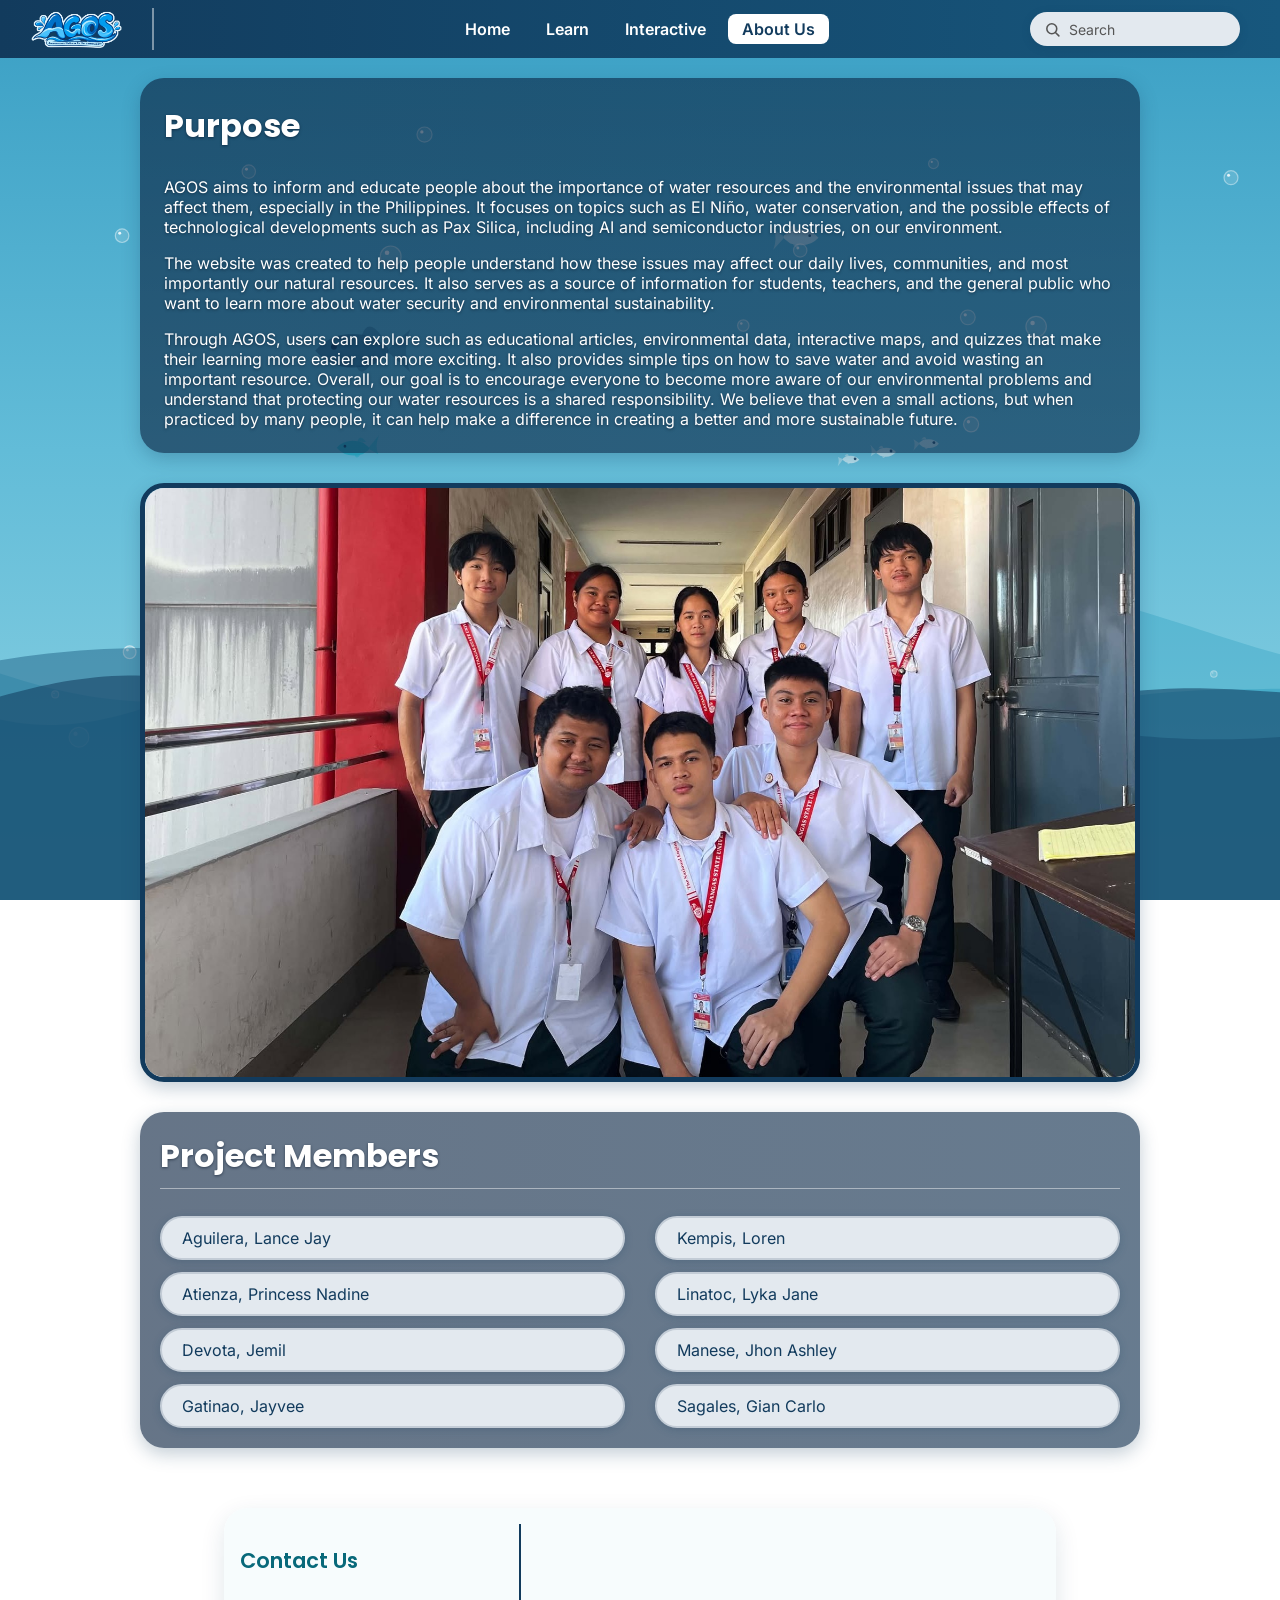
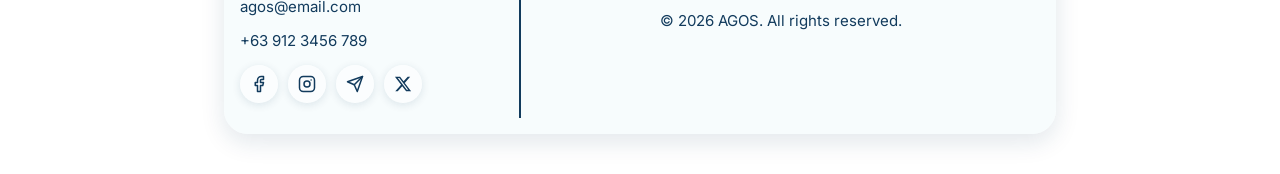
<file: about.html>
<!DOCTYPE html>
<html lang="en">
<head>
  <meta charset="UTF-8">
  <meta name="viewport" content="width=device-width, initial-scale=1.0">
  <title>About Us | AGOS</title>
  <link rel="icon" type="image/png" href="images/favicon.png">
  <link rel="stylesheet" href="css/style.css">
  <link rel="stylesheet" href="css/footer.css">
  <link rel="stylesheet" href="css/about.css">
</head>
<body>

  <!-- NAVBAR:  -->
  <header>
    <nav>
      <!-- TODO: palitan ng <img> ng logo kapag na-export na ng designers -->
      <a href="index.html" class="logo"><img src="images/logo.png" alt="AGOS - Awareness and Guidance for Our Sustainability"></a>
      <ul>
        <li><a href="index.html">Home</a></li>
        <li><a href="learn.html">Learn</a></li>
        <li><a href="interactive.html">Interactive</a></li>
        <li><a href="about.html">About Us</a></li>
      </ul>
    </nav>
  </header>

  <main>

    <!-- 1. PURPOSE -->
    <section id="purpose">
      <h1>Purpose</h1>
      <p>AGOS aims to inform and educate people about the importance of water resources and the environmental issues that may affect them, especially in the Philippines. It focuses on topics such as El Niño, water conservation, and the possible effects of technological developments such as Pax Silica, including AI and semiconductor industries, on our environment.</p>
      <p>The website was created to help people understand how these issues may affect our daily lives, communities, and most importantly our natural resources. It also serves as a source of information for students, teachers, and the general public who want to learn more about water security and environmental sustainability.</p>
      <p>Through AGOS, users can explore such as educational articles, environmental data, interactive maps, and quizzes that make their learning more easier and more exciting. It also provides simple tips on how to save water and avoid wasting an important resource. Overall, our goal is to encourage everyone to become more aware of our environmental problems and understand that protecting our water resources is a shared responsibility. We believe that even a small actions, but when practiced by many people, it can help make a difference in creating a better and more sustainable future.</p>
    </section>

    <!-- 2. PICTURE: group photo -->
<section id="picture">
  <!-- Photo + hotspots: i-hover ang tao para lumabas ang pangalan, i-click para pumunta sa Project Members -->
  <div class="photo-wrap">
    <img src="images/group.jpg" alt="AGOS project members">
    <!-- Outline ng bawat tao (SVG, sukat ng photo: 1853x1104). Nasa huli ang mga nasa harap para sila ang masunod kapag magkapatong. -->
    <svg class="hotspots" viewBox="0 0 1853 1104" preserveAspectRatio="none" aria-label="Project members">
      <path class="hotspot" role="button" tabindex="0" data-member="0" aria-label="Lance Jay Aguilera: click for more details" d="M575,135 C577,122 582,104 592,95 C602,86 620,81 635,82 C650,83 672,92 682,102 C692,112 694,130 695,145 C696,160 692,182 688,195 C684,208 670,218 672,225 C674,232 689,234 700,240 C711,246 733,247 738,262 C743,277 735,304 732,330 C729,356 726,388 722,420 C718,452 710,497 705,520 C700,543 704,551 690,560 C676,569 642,567 620,575 C598,583 573,599 560,610 C547,621 547,638 540,640 C533,642 522,638 520,625 C518,612 530,591 525,560 C520,529 499,469 490,440 C481,411 473,397 470,385 C467,373 467,390 472,370 C477,350 489,289 500,268 C511,247 523,252 540,245 C557,238 592,231 600,225 C608,219 589,219 585,210 C581,201 580,182 578,170 C576,158 573,148 575,135Z"/>
      <path class="hotspot" role="button" tabindex="0" data-member="1" aria-label="Princess Nadine Atienza: click for more details" d="M800,180 C803,172 807,156 815,150 C823,144 838,140 850,143 C862,146 880,154 888,165 C896,176 896,196 895,210 C894,224 880,238 885,248 C890,258 917,256 925,268 C933,280 932,295 935,320 C938,345 942,387 942,420 C942,453 941,497 938,520 C935,543 932,556 925,560 C918,564 901,564 895,545 C889,526 896,468 890,445 C884,422 875,413 860,405 C845,397 820,395 800,397 C780,399 753,418 738,415 C723,412 718,391 712,380 C706,369 702,363 705,350 C708,337 716,314 730,300 C744,286 778,276 790,265 C802,254 799,246 800,235 C801,224 798,209 798,200 C798,191 797,188 800,180Z"/>
      <path class="hotspot" role="button" tabindex="0" data-member="5" aria-label="Lyka Jane Linatoc: click for more details" d="M990,215 C994,203 1000,195 1010,190 C1020,185 1038,182 1050,185 C1062,188 1073,192 1080,205 C1087,218 1087,242 1090,260 C1093,278 1096,296 1100,310 C1104,324 1109,332 1115,345 C1121,358 1132,364 1135,385 C1138,406 1141,451 1135,470 C1129,489 1111,497 1100,500 C1089,503 1074,500 1068,490 C1062,480 1072,451 1062,440 C1052,429 1028,427 1010,425 C992,423 968,435 955,430 C942,425 941,405 935,395 C929,385 919,378 920,370 C921,362 929,357 940,350 C951,343 978,345 985,330 C992,315 984,279 985,260 C986,241 986,227 990,215Z"/>
      <path class="hotspot" role="button" tabindex="0" data-member="4" aria-label="Loren Kempis: click for more details" d="M1152,225 C1150,213 1148,202 1150,190 C1152,178 1156,159 1165,150 C1174,141 1192,135 1205,137 C1218,139 1233,147 1240,160 C1247,173 1246,200 1245,215 C1244,230 1232,242 1235,250 C1238,258 1254,259 1265,265 C1276,271 1295,271 1300,285 C1305,299 1298,342 1295,350 C1292,358 1292,335 1285,330 C1278,325 1264,319 1250,318 C1236,317 1214,321 1200,325 C1186,329 1177,336 1165,340 C1153,344 1140,353 1130,350 C1120,347 1110,330 1108,320 C1106,310 1111,300 1120,290 C1129,280 1155,273 1160,262 C1165,251 1154,237 1152,225Z"/>
      <path class="hotspot" role="button" tabindex="0" data-member="7" aria-label="Gian Carlo Sagales: click for more details" d="M1360,110 C1364,97 1373,78 1385,70 C1397,62 1416,60 1430,65 C1444,70 1462,84 1470,100 C1478,116 1477,142 1475,160 C1473,178 1466,193 1460,205 C1454,217 1435,225 1440,232 C1445,239 1469,230 1490,245 C1511,260 1549,302 1565,320 C1581,338 1586,342 1585,355 C1584,368 1567,381 1560,400 C1553,419 1551,438 1545,470 C1539,502 1528,552 1525,590 C1522,628 1527,643 1527,700 C1527,757 1534,900 1525,930 C1516,960 1482,915 1470,880 C1458,845 1460,763 1455,720 C1450,677 1454,645 1440,620 C1426,595 1393,581 1370,570 C1347,559 1313,567 1300,555 C1287,543 1293,533 1290,500 C1287,467 1275,388 1282,355 C1289,322 1313,319 1330,300 C1347,281 1379,257 1385,240 C1391,223 1369,215 1365,200 C1361,185 1361,165 1360,150 C1359,135 1356,123 1360,110Z"/>
      <path class="hotspot" role="button" tabindex="0" data-member="2" aria-label="Jemil Devota: click for more details" d="M1155,400 C1158,378 1169,354 1180,340 C1191,326 1206,317 1220,315 C1234,313 1254,319 1265,330 C1276,341 1282,362 1285,380 C1288,398 1285,423 1280,440 C1275,457 1254,471 1255,480 C1256,489 1268,488 1285,495 C1302,502 1336,504 1360,520 C1384,536 1412,568 1430,590 C1448,612 1455,630 1465,650 C1475,670 1489,688 1490,710 C1491,732 1480,757 1470,780 C1460,803 1433,830 1430,850 C1427,870 1442,877 1450,900 C1458,923 1472,956 1475,990 C1478,1024 1504,1085 1465,1104 C1426,1123 1279,1121 1240,1104 C1201,1087 1228,1026 1230,1000 C1232,974 1233,970 1250,950 C1267,930 1312,905 1330,880 C1348,855 1365,823 1360,800 C1355,777 1320,757 1300,740 C1280,723 1257,713 1240,700 C1223,687 1210,670 1200,660 C1190,650 1195,652 1180,640 C1165,628 1128,606 1110,590 C1092,574 1080,560 1075,545 C1070,530 1074,509 1082,500 C1090,491 1106,495 1120,490 C1134,485 1159,485 1165,470 C1171,455 1152,422 1155,400Z"/>
      <path class="hotspot" role="button" tabindex="0" data-member="6" aria-label="Jhon Ashley Manese: click for more details" d="M735,470 C739,452 748,432 760,420 C772,408 788,400 805,398 C822,396 846,399 860,410 C874,421 885,445 890,465 C895,485 891,512 888,530 C885,548 866,563 870,575 C874,587 902,589 910,600 C918,611 922,620 920,640 C918,660 900,677 895,720 C890,763 892,839 890,900 C888,961 920,1054 880,1085 C840,1116 707,1087 650,1085 C593,1083 555,1086 540,1075 C525,1064 567,1039 560,1020 C553,1001 513,997 500,960 C487,923 475,843 480,800 C485,757 510,728 530,700 C550,672 572,656 600,630 C628,604 678,562 700,545 C722,528 729,538 735,525 C741,512 731,488 735,470Z"/>
      <path class="hotspot" role="button" tabindex="0" data-member="3" aria-label="Jayvee Gatinao: click for more details" d="M940,490 C941,470 940,452 950,440 C960,428 983,419 1000,418 C1017,417 1038,422 1050,432 C1062,442 1068,461 1070,480 C1072,499 1068,529 1065,545 C1062,561 1047,566 1050,575 C1053,584 1062,594 1085,600 C1108,606 1162,595 1190,610 C1218,625 1230,657 1250,690 C1270,723 1303,780 1310,810 C1317,840 1303,855 1290,870 C1277,885 1242,888 1230,900 C1218,912 1215,923 1215,940 C1215,957 1228,973 1230,1000 C1232,1027 1285,1087 1230,1104 C1175,1121 958,1113 900,1104 C842,1095 882,1074 880,1050 C878,1026 895,997 890,960 C885,923 852,868 850,830 C848,792 867,762 880,730 C893,698 916,662 930,640 C944,618 962,613 965,600 C968,587 949,578 945,560 C941,542 939,510 940,490Z"/>
    </svg>
  </div>
  <div class="photo-tip" id="photoTip" aria-hidden="true"><strong></strong><span>Click for more details</span></div>
</section>

    <!-- 3. PROJECT MEMBERS -->
    <section id="members">
      <h2>Project Members</h2>
      <ul class="member-list">
        <li class="member" tabindex="0">
          Aguilera, Lance Jay
          <!-- Lalabas kapag na-hover (o na-focus) ang pangalan -->
          <div class="member-card">
            <!-- 2x2 ID picture: ilagay ang file sa images/members/lance.jpg -->
            <img src="images/members/lance.jpg" alt="Lance Jay Aguilera">
            <div class="member-info">
              <h3>Group Leader / Project Coordinator</h3>
              <p>Responsible for providing leadership, guiding the team, managing the overall project, and ensuring that all members work together toward the project's successful completion.</p>
            </div>
          </div>
        </li>
        <li class="member" tabindex="0">
          Atienza, Princess Nadine
          <!-- Lalabas kapag na-hover (o na-focus) ang pangalan -->
          <div class="member-card">
            <!-- 2x2 ID picture: ilagay ang file sa images/members/nadine.jpg -->
            <img src="images/members/nadine.jpg" alt="Princess Nadine Atienza">
            <div class="member-info">
              <h3>UI/UX Designer / Content Developer</h3>
              <p>Responsible for creating the system's visual appearance, improving user experience, and developing clear and organized content for the users.</p>
            </div>
          </div>
        </li>
        <li class="member" tabindex="0">
          Devota, Jemil
          <!-- Lalabas kapag na-hover (o na-focus) ang pangalan -->
          <div class="member-card">
            <!-- 2x2 ID picture: ilagay ang file sa images/members/jemil.jpg -->
            <img src="images/members/jemil.jpg" alt="Jemil Devota">
            <div class="member-info">
              <h3>System Developer / Programmer</h3>
              <p>Responsible for the technical development of the system, including creating the program, writing codes, and building the system's overall functionality.</p>
            </div>
          </div>
        </li>
        <li class="member" tabindex="0">
          Gatinao, Jayvee
          <!-- Lalabas kapag na-hover (o na-focus) ang pangalan -->
          <div class="member-card">
            <!-- 2x2 ID picture: ilagay ang file sa images/members/jayvee.jpg -->
            <img src="images/members/jayvee.jpg" alt="Jayvee Gatinao">
            <div class="member-info">
              <h3>Documentation and Testing</h3>
              <p>Responsible for maintaining the project's written records and evaluating the system to ensure its accuracy, reliability, and proper performance.</p>
            </div>
          </div>
        </li>
        <li class="member" tabindex="0">
          Kempis, Loren
          <!-- Lalabas kapag na-hover (o na-focus) ang pangalan -->
          <div class="member-card">
            <!-- 2x2 ID picture: ilagay ang file sa images/members/loren.jpg -->
            <img src="images/members/loren.jpg" alt="Loren Kempis">
            <div class="member-info">
              <h3>Presentation and Documentation</h3>
              <p>Responsible for preparing and presenting the project's information in a clear and professional manner, ensuring that the system and its purpose are properly communicated.</p>
            </div>
          </div>
        </li>
        <li class="member" tabindex="0">
          Linatoc, Lyka Jane
          <!-- Lalabas kapag na-hover (o na-focus) ang pangalan -->
          <div class="member-card">
            <!-- 2x2 ID picture: ilagay ang file sa images/members/lyka.jpg -->
            <img src="images/members/lyka.jpg" alt="Lyka Jane Linatoc">
            <div class="member-info">
              <h3>UI/UX Designer / Content Developer</h3>
              <p>Responsible for creating the system's visual appearance, improving user experience, and developing clear and organized content for the users.</p>
            </div>
          </div>
        </li>
        <li class="member" tabindex="0">
          Manese, Jhon Ashley
          <!-- Lalabas kapag na-hover (o na-focus) ang pangalan -->
          <div class="member-card">
            <!-- 2x2 ID picture: ilagay ang file sa images/members/ashley.jpg -->
            <img src="images/members/ashley.jpg" alt="Jhon Ashley Manese">
            <div class="member-info">
              <h3>Presentation and Documentation</h3>
              <p>Responsible for preparing and presenting the project's information in a clear and professional manner, ensuring that the system and its purpose are properly communicated.</p>
            </div>
          </div>
        </li>
        <li class="member" tabindex="0">
          Sagales, Gian Carlo
          <!-- Lalabas kapag na-hover (o na-focus) ang pangalan -->
          <div class="member-card">
            <!-- 2x2 ID picture: ilagay ang file sa images/members/gian.jpg -->
            <img src="images/members/gian.jpg" alt="Gian Carlo Sagales">
            <div class="member-info">
              <h3>Documentation and Testing</h3>
              <p>Responsible for maintaining the project's written records and evaluating the system to ensure its accuracy, reliability, and proper performance.</p>
            </div>
          </div>
        </li>
      </ul>
    </section>

  </main>

  <!-- FOOTER: pareho sa lahat ng page. Placeholder lang ang email/number/links, papalitan ng totoo -->
  <footer>
    <div class="footer-contact">
      <h3>Contact Us</h3>
      <p>agos@email.com</p>
      <p>+63 912 3456 789</p>
      <p class="socials">
        <a href="https://www.facebook.com/profile.php?id=61596257950742" target="_blank" rel="noopener noreferrer" aria-label="Facebook" title="Facebook"><svg viewBox="0 0 24 24" aria-hidden="true" focusable="false" fill="none" stroke="currentColor" stroke-width="2" stroke-linecap="round" stroke-linejoin="round"><path d="M18 2h-3a5 5 0 0 0-5 5v3H7v4h3v8h4v-8h3l1-4h-4V7a1 1 0 0 1 1-1h3z"/></svg></a>
        <a href="https://www.instagram.com/_agos.ph/" target="_blank" rel="noopener noreferrer" aria-label="Instagram" title="Instagram"><svg viewBox="0 0 24 24" aria-hidden="true" focusable="false" fill="none" stroke="currentColor" stroke-width="2" stroke-linecap="round" stroke-linejoin="round"><rect x="2" y="2" width="20" height="20" rx="5"/><circle cx="12" cy="12" r="4"/><line x1="17.5" y1="6.5" x2="17.51" y2="6.5"/></svg></a>
        <a href="https://web.telegram.org/k/" target="_blank" rel="noopener noreferrer" aria-label="Telegram" title="Telegram"><svg viewBox="0 0 24 24" aria-hidden="true" focusable="false" fill="none" stroke="currentColor" stroke-width="2" stroke-linecap="round" stroke-linejoin="round"><line x1="22" y1="2" x2="11" y2="13"/><polygon points="22 2 15 22 11 13 2 9 22 2"/></svg></a>
        <a href="https://x.com/_agosph" target="_blank" rel="noopener noreferrer" aria-label="X" title="X"><svg viewBox="0 0 24 24" aria-hidden="true" focusable="false" fill="currentColor"><path d="M18.244 2.25h3.308l-7.227 8.26 8.502 11.24H16.17l-5.214-6.817L4.99 21.75H1.68l7.73-8.835L1.254 2.25H8.08l4.713 6.231zm-1.161 17.52h1.833L7.084 4.126H5.117z"/></svg></a>
      </p>
    </div>
    <div class="footer-copy">
      <p>&copy; 2026 AGOS. All rights reserved.</p>
    </div>
  </footer>

  <script src="js/script.js"></script>
  <!-- Animated na tubig sa likod ng page -->
  <script src="js/water-bg.js"></script>

  <!-- Member hover card (Wikipedia-style) + group photo hotspots -->
  <script>
    (function () {
      var members = Array.prototype.slice.call(document.querySelectorAll('.member'));
      var section = document.getElementById('members');
      var GAP = 18;          // layo ng card sa cursor (para kasya ang arrow)
      var FADE_TIME = 450;   // ms: tagal ng smooth na pagkawala
      var MOVE_MIN = 4;      // px: gaano kalayo ang galaw para ituring na "ginalaw ng user" ang mouse

      /* ======================= RULES =======================
         Pagkatapos mag-click sa photo, naka-LOCK ang hover sa mga pangalan (#members.locked).
         - Habang nag-i-scroll pababa: walang lalabas na card sa ibang pangalan.
         - Naka-pin ang card ng na-click. Lilipat ito AGAD (walang delay) kapag ginalaw talaga ng user ang mouse
           papunta sa ibang pangalan. Kapag dumapo lang ang cursor dahil sa scroll (walang galaw): walang mangyayari.
         - Kapag nag-scroll ang user: mawawala agad ang card (smooth fade).
         - Pagkatapos nito, naka-lock pa rin hanggang gumalaw ulit ang mouse.
         ====================================================== */
      var phase = 'idle';          // 'scrolling' (papunta pa sa baba) | 'pinned' | 'idle'
      var pinned = null;           // member na naka-pin
      var fadeTimer = null, goToken = 0;
      var lastX = 0, lastY = 0, anchorX = -999, anchorY = -999, realMove = false;

      function setLocked(v) { section.classList.toggle('locked', v); }
      function isLocked() { return section.classList.contains('locked'); }

      // Totoong galaw lang ang binibilang (hindi yung galaw na gawa ng browser pagkatapos mag-scroll)
      document.addEventListener('mousemove', function (e) {
        lastX = e.clientX; lastY = e.clientY;
        realMove = Math.abs(e.clientX - anchorX) + Math.abs(e.clientY - anchorY) >= MOVE_MIN;
        if (realMove) { anchorX = e.clientX; anchorY = e.clientY; }
        if (realMove && phase === 'idle' && isLocked()) setLocked(false);   // gumalaw ulit ang user: normal na ulit ang hover
      }, true);

      function place(card, member, x, y, forceFlip) {
        var w = card.offsetWidth, h = card.offsetHeight;
        var flip = !!forceFlip || x + GAP + w > window.innerWidth - 8;   // kapos sa kanan: ilipat sa kaliwa
        card.classList.toggle('flip', flip);
        var top = Math.max(8, Math.min(y - h / 2, window.innerHeight - h - 8));
        card.style.left = (flip ? x - GAP - w : x + GAP) + 'px';
        card.style.top = top + 'px';
        card.style.setProperty('--arrow-y', Math.max(14, Math.min(y - top, h - 14)) + 'px');
      }

      // saan ilalagay ang card kapag walang cursor (click sa photo / keyboard)
      function placeAtName(member) {
        var card = member.querySelector('.member-card');
        var r = member.getBoundingClientRect();
        var x = r.left + Math.min(240, r.width - 30);
        // kapag lilipat sa kaliwa ang card, ituro ang kaliwang gilid ng pangalan para hindi matakpan ang text
        var flip = x + GAP + card.offsetWidth > window.innerWidth - 8;
        if (flip) x = r.left + 10;
        place(card, member, x, r.top + r.height / 2, flip);
      }

      /* ---------- lipat agad sa ibang pangalan (kapag ginalaw ng user ang mouse) ---------- */
      function switchTo(member) {
        unpin(true);
        setLocked(false);
        place(member.querySelector('.member-card'), member, lastX, lastY);   // ang hover na ang bahala sa pagpapakita
      }

      /* ---------- hover sa pangalan ---------- */
      members.forEach(function (member) {
        var card = member.querySelector('.member-card');
        if (!card) return;
        member.addEventListener('mouseenter', function (e) { place(card, member, e.clientX, e.clientY); });
        member.addEventListener('mousemove', function (e) {
          place(card, member, e.clientX, e.clientY);
          if (phase === 'pinned' && member !== pinned && realMove) switchTo(member);
        });
        // Kapag na-click ng mouse, huwag mag-focus (kung hindi, mananatiling nakalutang ang card).
        member.addEventListener('mousedown', function (e) { e.preventDefault(); });
        // keyboard focus (walang cursor)
        member.addEventListener('focus', function () { placeAtName(member); });
      });

      /* ---------- naka-pin na card (galing sa click sa photo) ---------- */
      function unpin(immediate) {
        clearTimeout(fadeTimer);
        phase = 'idle';
        if (!pinned) return;
        var m = pinned, card = m.querySelector('.member-card');
        pinned = null;
        m.classList.remove('active');
        card.classList.remove('show');               // smooth fade-out (galing sa .pinned transition)
        if (immediate) { card.classList.remove('pinned'); return; }
        fadeTimer = setTimeout(function () { card.classList.remove('pinned'); }, FADE_TIME);
      }

      function pin(member) {
        pinned = member;
        phase = 'pinned';
        var card = member.querySelector('.member-card');
        member.classList.add('active');
        card.classList.add('pinned');
        placeAtName(member);
        void card.offsetWidth;                        // para mag-animate ang paglitaw
        card.classList.add('show');
      }

      // hintayin munang matapos ang smooth scroll bago i-pin ang card
      function afterScroll(done) {
        var last = window.scrollY, still = 0;
        (function tick() {
          if (window.scrollY === last) { still++; } else { still = 0; last = window.scrollY; }
          if (still >= 6) { done(); } else { requestAnimationFrame(tick); }
        })();
      }

      // nag-scroll ang user habang naka-pin: mawawala agad
      window.addEventListener('scroll', function () {
        if (phase === 'pinned') unpin(false);
      }, { passive: true });

      /* ---------- group photo hotspots ---------- */
      var tip = document.getElementById('photoTip');
      var tipName = tip.querySelector('strong');

      function nameOf(idx) { return members[idx].querySelector('img').alt; }

      function moveTip(x, y) {
        var w = tip.offsetWidth, h = tip.offsetHeight;
        var left = Math.min(x + 14, window.innerWidth - w - 8);
        var top = y + 18 + h > window.innerHeight - 8 ? y - h - 14 : y + 18;
        tip.style.left = Math.max(8, left) + 'px';
        tip.style.top = Math.max(8, top) + 'px';
      }

      function go(idx) {
        var member = members[idx];
        var token = ++goToken;
        unpin(true);
        setLocked(true);
        phase = 'scrolling';
        tip.classList.remove('visible');
        member.scrollIntoView({ behavior: 'smooth', block: 'center' });
        afterScroll(function () { if (token === goToken) pin(member); });
      }

      document.querySelectorAll('.hotspot').forEach(function (spot) {
        var idx = +spot.dataset.member;
        spot.addEventListener('mouseenter', function (e) {
          tipName.textContent = nameOf(idx);
          tip.classList.add('visible');
          moveTip(e.clientX, e.clientY);
        });
        spot.addEventListener('mousemove', function (e) { moveTip(e.clientX, e.clientY); });
        spot.addEventListener('mouseleave', function () { tip.classList.remove('visible'); });
        spot.addEventListener('focus', function () {
          var r = spot.getBoundingClientRect();
          tipName.textContent = nameOf(idx);
          tip.classList.add('visible');
          moveTip(r.left + r.width / 2, r.top + r.height / 2);
        });
        spot.addEventListener('blur', function () { tip.classList.remove('visible'); });
        spot.addEventListener('click', function () { go(idx); });
        spot.addEventListener('keydown', function (e) {
          if (e.key === 'Enter' || e.key === ' ') { e.preventDefault(); go(idx); }
        });
      });
    })();
  </script>
</body>
</html>
</file>
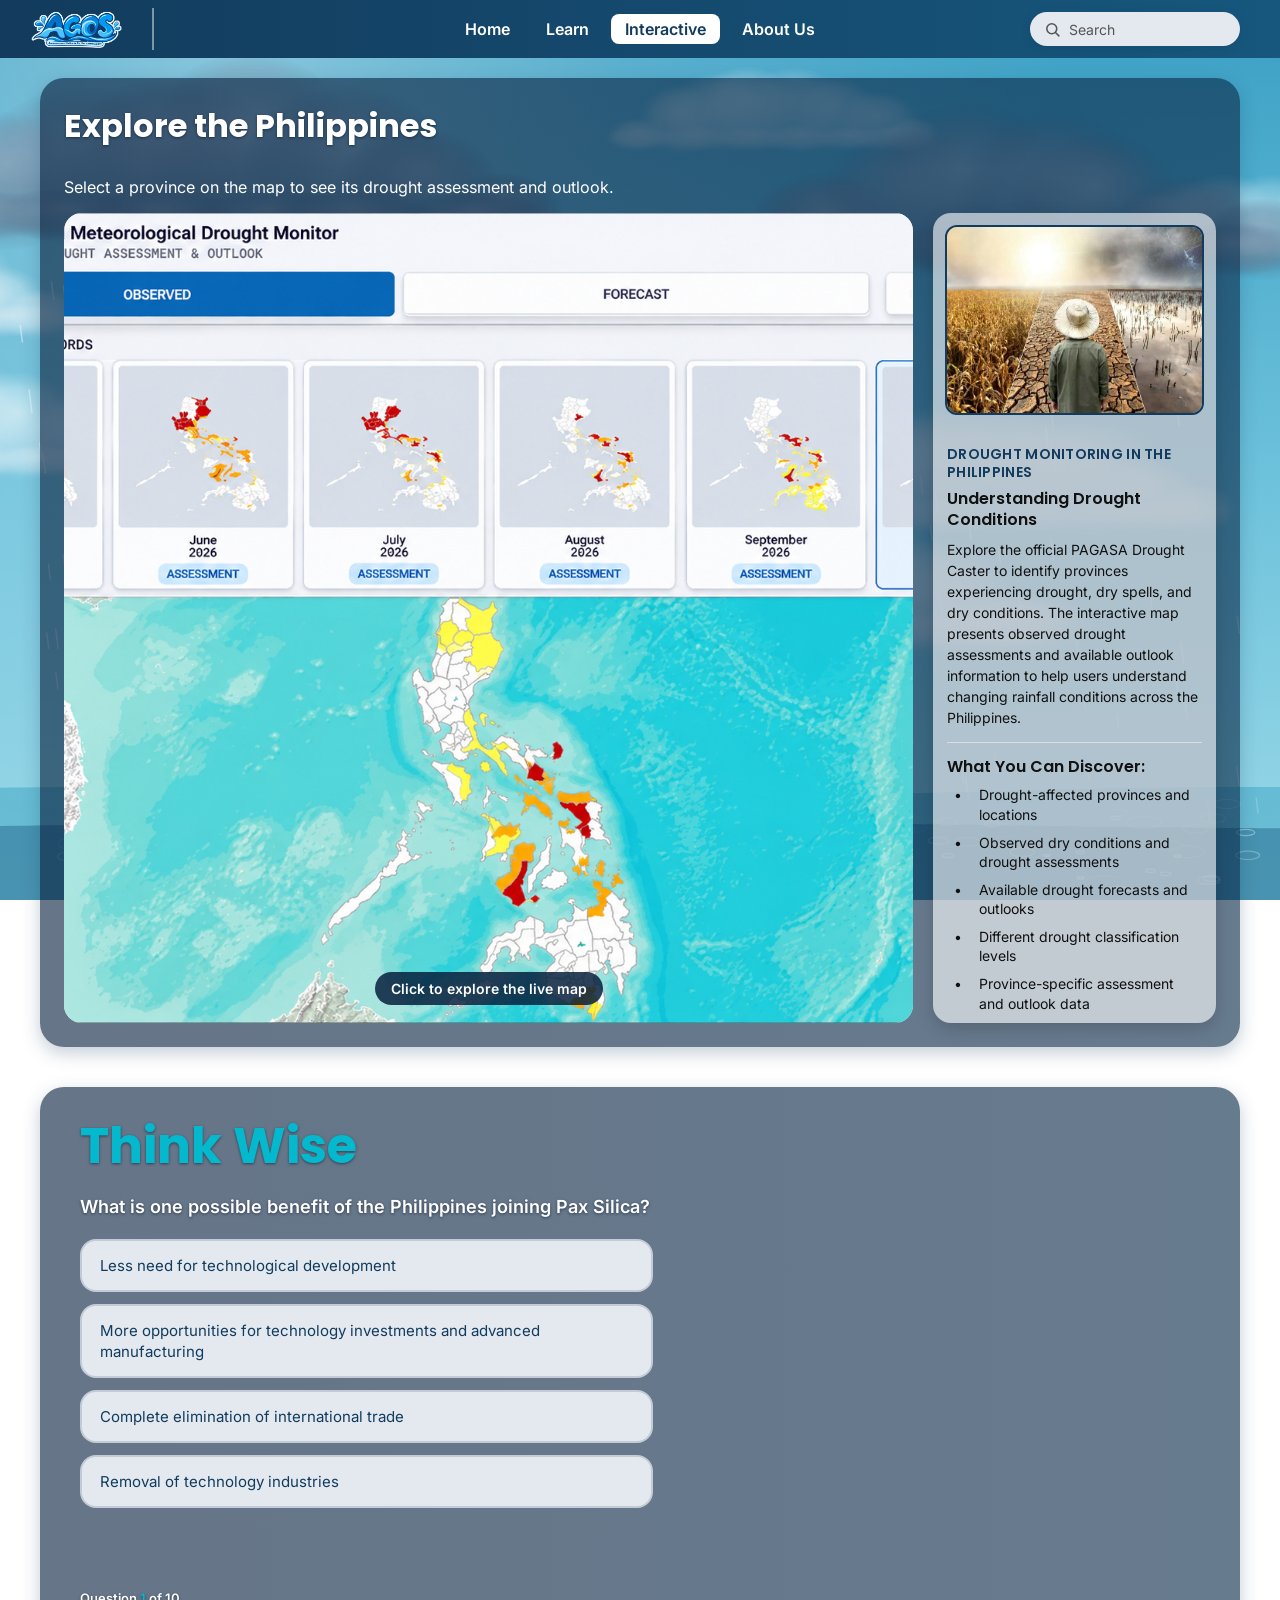
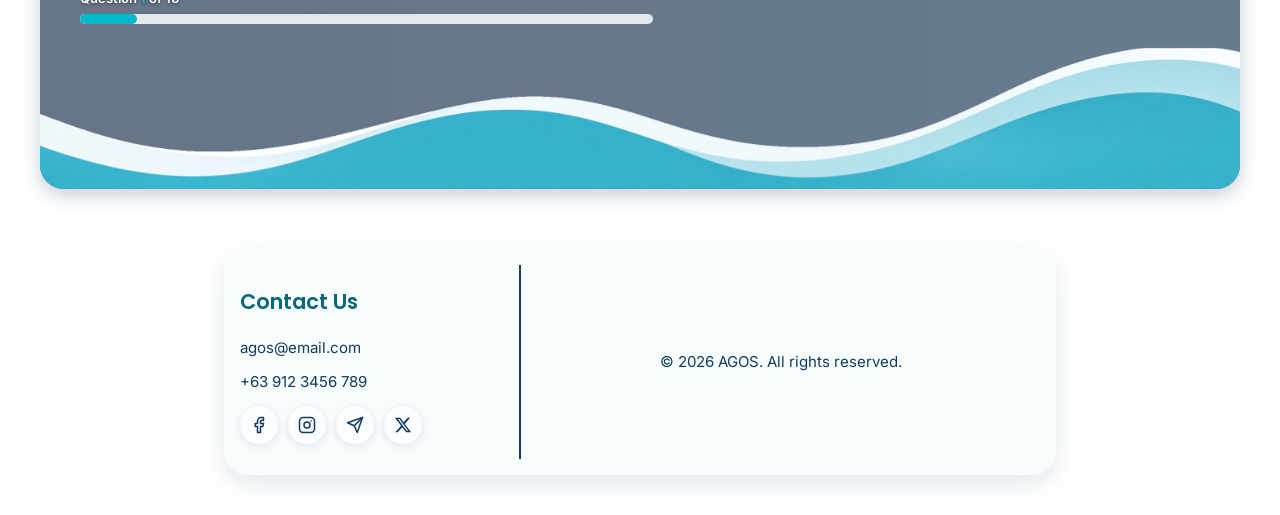
<file: interactive.html>
<!DOCTYPE html>
<html lang="en">
<head>
  <meta charset="UTF-8">
  <meta name="viewport" content="width=device-width, initial-scale=1.0">
  <title>Interactive | AGOS</title>
  <link rel="icon" type="image/png" href="images/favicon.png">
  <link rel="stylesheet" href="css/style.css">
  <link rel="stylesheet" href="css/footer.css">
  <link rel="stylesheet" href="css/interactive.css">
</head>
<body>

  <!-- NAVBAR: pareho sa lahat ng page (galing sa wireframe ng designers) -->
  <header>
    <nav>
      <!-- TODO: palitan ng <img> ng logo kapag na-export na ng designers -->
      <a href="index.html" class="logo"><img src="images/logo.png" alt="AGOS - Awareness and Guidance for Our Sustainability"></a>
      <ul>
        <li><a href="index.html">Home</a></li>
        <li><a href="learn.html">Learn</a></li>
        <li><a href="interactive.html">Interactive</a></li>
        <li><a href="about.html">About Us</a></li>
      </ul>
    </nav>
  </header>

  <main>

    <!-- MAP SECTION: PH Meteorological Drought Monitor ng DOST-PAGASA (naka-embed) + location card -->
    <section id="map-section">
      <h1>Explore the Philippines</h1>
      <p>Select a province on the map to see its drought assessment and outlook.</p>

      <div class="map-layout">

        <!-- Mapa: mga 3/4 ng lapad -->
        <!-- .map-wrap: naka-"freeze" ang mapa. Larawan (images/interactive/map-preview.jpg) ang nakikita at nag-i-scroll nang magaan.
             Naglo-load ang totoong mapa sa likod; kapag na-click ang larawan, ang buhay na mapa na ang lalabas.
             Ginagawa ito ng js/map-freeze.js. Walang JavaScript? Ang buhay na mapa lang ang makikita (gaya ng dati). -->
        <div class="map-wrap" id="map-wrap">
          <iframe id="ph-map"
                  src="https://droughtcaster.pagasa.dost.gov.ph"
                  title="PH Meteorological Drought Monitor (DOST-PAGASA)"></iframe>
          <img class="map-preview" src="images/interactive/map-preview.jpg" alt="Preview ng PAGASA drought map ng Pilipinas">
          <button class="map-activate" type="button" aria-label="Activate the live PAGASA drought map"><span>Click to explore the live map</span></button>
        </div>

        <!-- Location card: mga 1/4 ng lapad. Larawan sa taas, tatlong bahagi ng description sa ilalim (1 -> 2 -> 3) -->
        <div class="location-card">

          <!-- LARAWAN: ilagay ang file sa images/interactive/location.jpg (o palitan ang pangalan sa src) -->
          <img class="location-image" src="images/interactive/location.jpg" alt="Magsasaka na nakatingin sa tuyong lupa, larawan ng tagtuyot">

          <div class="location-description">

            <!-- 1. Understanding Drought Conditions -->
            <section class="loc-block">
              <h3 class="loc-kicker">Drought Monitoring in the Philippines</h3>
              <h3>Understanding Drought Conditions</h3>
              <p>Explore the official PAGASA Drought Caster to identify provinces experiencing drought, dry spells, and dry conditions. The interactive map presents observed drought assessments and available outlook information to help users understand changing rainfall conditions across the Philippines.</p>
            </section>

            <!-- 2. What You Can Discover + Drought Classification -->
            <section class="loc-block">
              <h3>What You Can Discover:</h3>
              <ul class="loc-list">
                <li>Drought-affected provinces and locations</li>
                <li>Observed dry conditions and drought assessments</li>
                <li>Available drought forecasts and outlooks</li>
                <li>Different drought classification levels</li>
                <li>Province-specific assessment and outlook data</li>
              </ul>

              <h3>Drought Classification</h3>
              <p class="loc-note">PAGASA uses the following categories:</p>
              <ul class="loc-legend">
                <li><span class="dot dot-green"></span> Not Affected</li>
                <li><span class="dot dot-yellow"></span> Dry Condition</li>
                <li><span class="dot dot-orange"></span> Dry Spell</li>
                <li><span class="dot dot-red"></span> Drought</li>
                <li><span class="dot dot-gray"></span> No Data</li>
              </ul>
            </section>

            <!-- 3. October 2026 Assessment (palitan ang mga numero dito kapag may bagong assessment) -->
            <section class="loc-block">
              <span class="loc-badge">October 2026 Assessment</span>
              <h3>Latest reported drought assessment</h3>
              <div class="loc-stats">
                <div class="loc-stat stat-red"><strong>5</strong><span>Drought provinces</span></div>
                <div class="loc-stat stat-orange"><strong>11</strong><span>Dry spell provinces</span></div>
                <div class="loc-stat stat-yellow"><strong>10</strong><span>Dry condition provinces</span></div>
              </div>
              <p class="loc-note">Source: PAGASA Monthly Agroclimatic Review and Outlook, October 2026 assessment. <a class="loc-tag" href="https://droughtcaster.pagasa.dost.gov.ph/" target="_blank" rel="noopener" title="Open PH Meteorological Drought Monitor (PAGASA)">PAGASA</a></p>
            </section>

          </div>
        </div>

      </div>

    </section>

    <!-- QUIZ SECTION (Knowledge Check): ginagawa ng js/quiz.js. Ang mga tanong ay nasa taas ng js/quiz.js -->
    <section id="quiz"></section>

  </main>

  <!-- FOOTER: pareho sa lahat ng page. Placeholder lang ang email/number/links, papalitan ng totoo -->
  <footer>
    <div class="footer-contact">
      <h3>Contact Us</h3>
      <p>agos@email.com</p>
      <p>+63 912 3456 789</p>
      <p class="socials">
        <a href="https://www.facebook.com/profile.php?id=61596257950742" target="_blank" rel="noopener noreferrer" aria-label="Facebook" title="Facebook"><svg viewBox="0 0 24 24" aria-hidden="true" focusable="false" fill="none" stroke="currentColor" stroke-width="2" stroke-linecap="round" stroke-linejoin="round"><path d="M18 2h-3a5 5 0 0 0-5 5v3H7v4h3v8h4v-8h3l1-4h-4V7a1 1 0 0 1 1-1h3z"/></svg></a>
        <a href="https://www.instagram.com/_agos.ph/" target="_blank" rel="noopener noreferrer" aria-label="Instagram" title="Instagram"><svg viewBox="0 0 24 24" aria-hidden="true" focusable="false" fill="none" stroke="currentColor" stroke-width="2" stroke-linecap="round" stroke-linejoin="round"><rect x="2" y="2" width="20" height="20" rx="5"/><circle cx="12" cy="12" r="4"/><line x1="17.5" y1="6.5" x2="17.51" y2="6.5"/></svg></a>
        <a href="https://web.telegram.org/k/" target="_blank" rel="noopener noreferrer" aria-label="Telegram" title="Telegram"><svg viewBox="0 0 24 24" aria-hidden="true" focusable="false" fill="none" stroke="currentColor" stroke-width="2" stroke-linecap="round" stroke-linejoin="round"><line x1="22" y1="2" x2="11" y2="13"/><polygon points="22 2 15 22 11 13 2 9 22 2"/></svg></a>
        <a href="https://x.com/_agosph" target="_blank" rel="noopener noreferrer" aria-label="X" title="X"><svg viewBox="0 0 24 24" aria-hidden="true" focusable="false" fill="currentColor"><path d="M18.244 2.25h3.308l-7.227 8.26 8.502 11.24H16.17l-5.214-6.817L4.99 21.75H1.68l7.73-8.835L1.254 2.25H8.08l4.713 6.231zm-1.161 17.52h1.833L7.084 4.126H5.117z"/></svg></a>
      </p>
    </div>
    <div class="footer-copy">
      <p>&copy; 2026 AGOS. All rights reserved.</p>
    </div>
  </footer>

  <script src="js/script.js"></script>
  <!-- Animated na tuyong background: ulap na hinihipan ng hangin -->
  <script src="js/sky-bg.js"></script>
  <script src="js/quiz.js"></script>
  <!-- Freeze ng mapa: larawan muna, buhay na mapa kapag na-click -->
  <script src="js/map-freeze.js"></script>
</body>
</html>
</file>
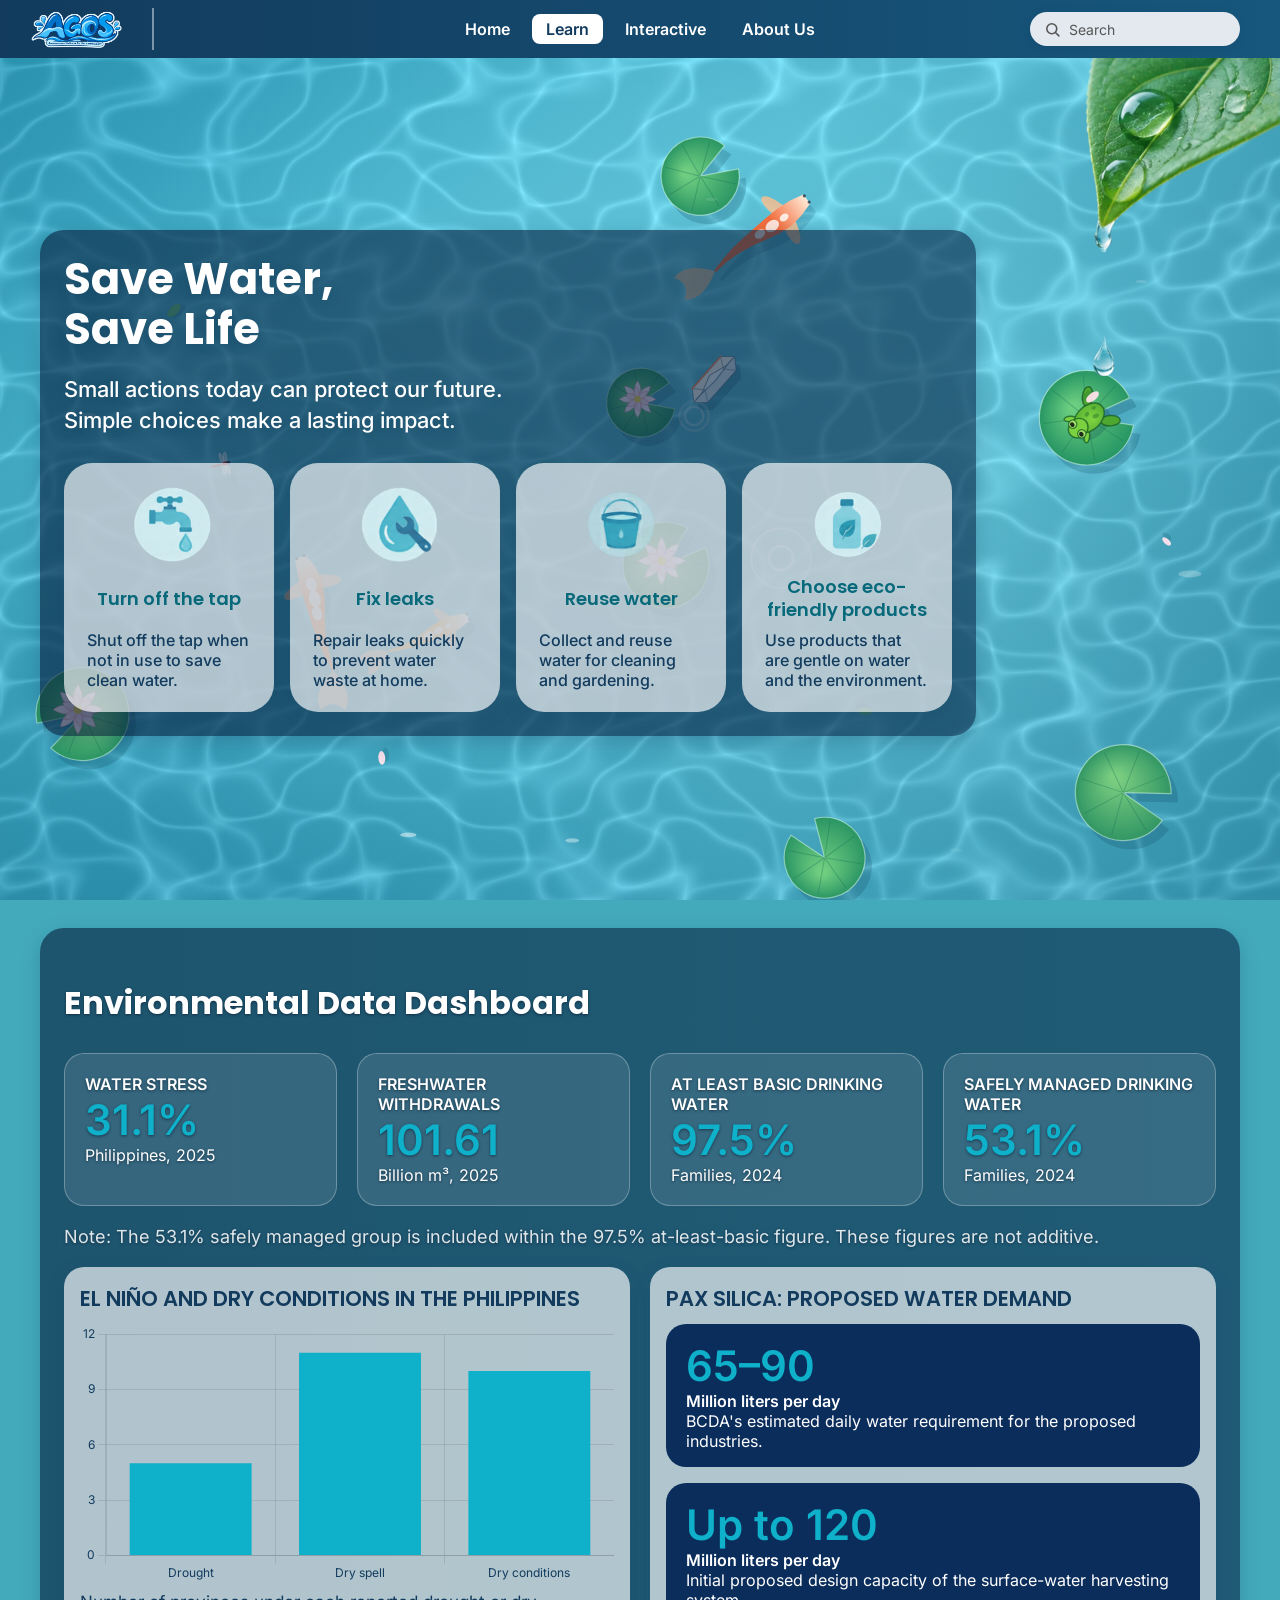
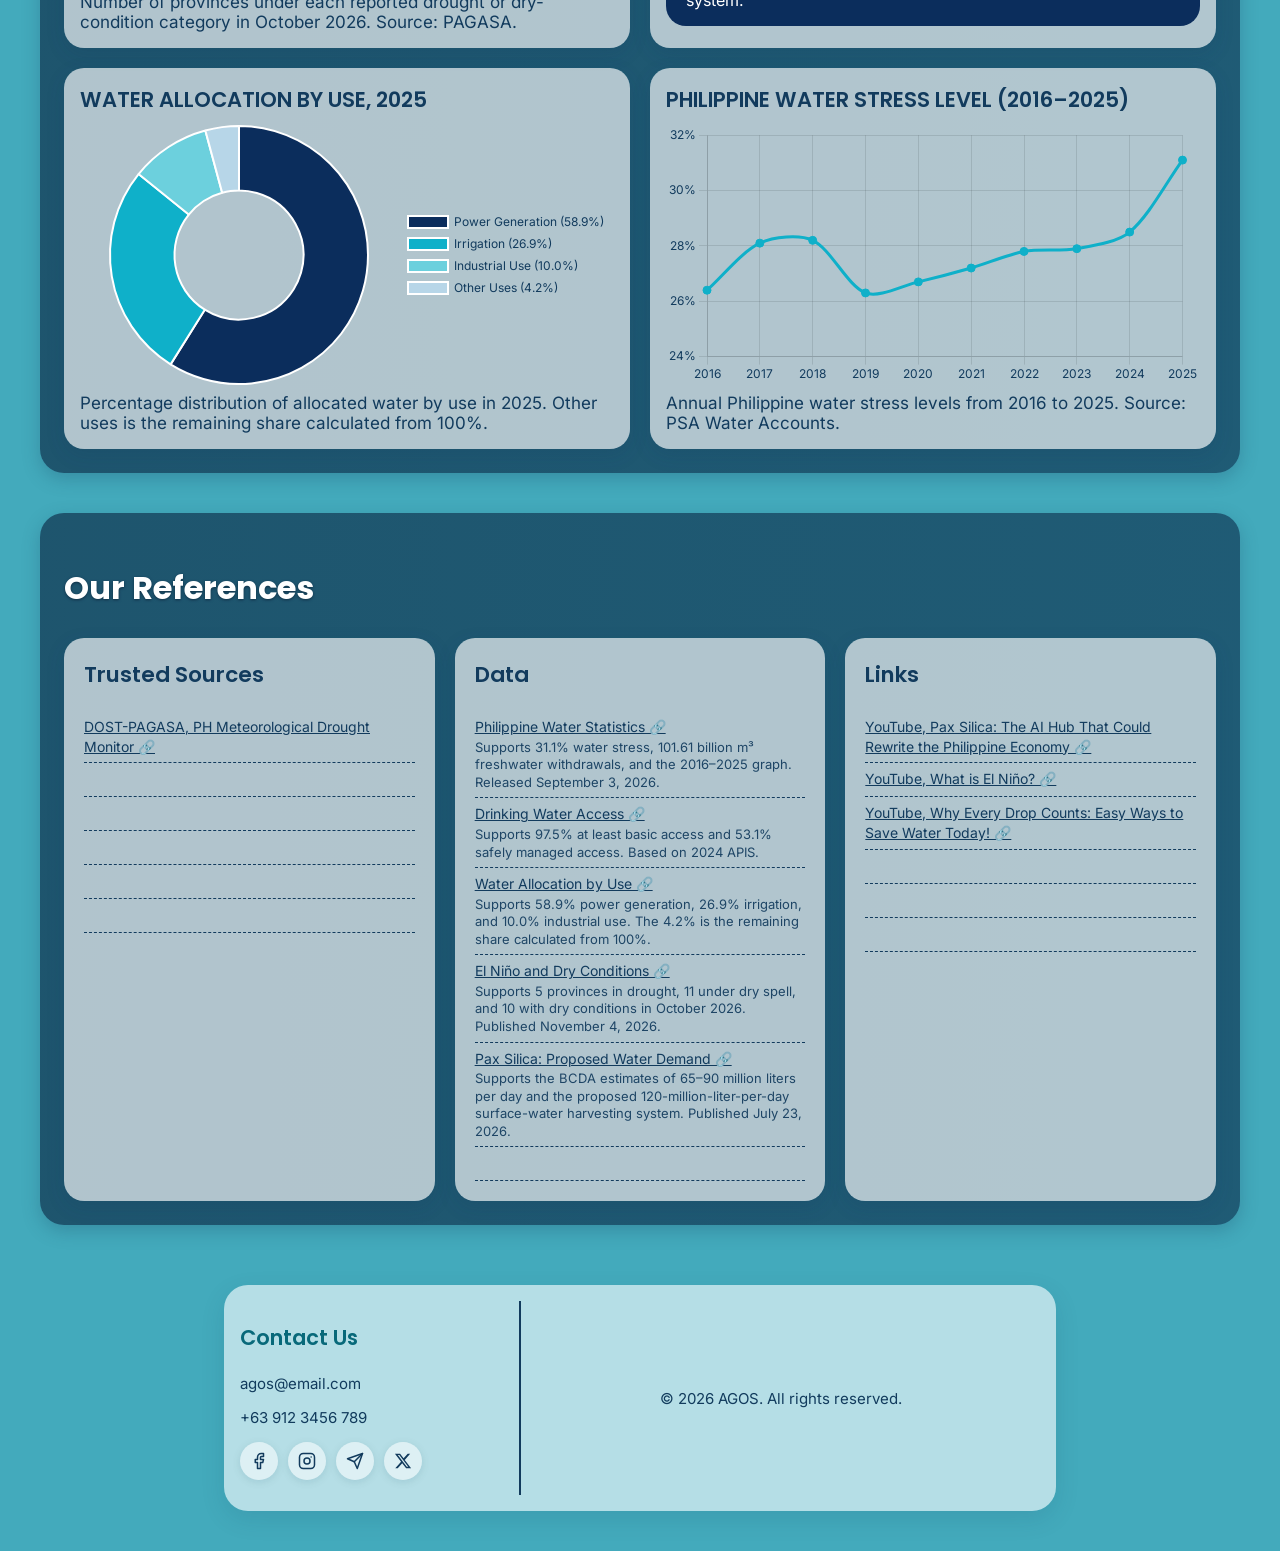
<file: learn.html>
<!DOCTYPE html>
<html lang="en">
<head>
  <meta charset="UTF-8">
  <meta name="viewport" content="width=device-width, initial-scale=1.0">
  <title>Learn | AGOS</title>
  <link rel="icon" type="image/png" href="images/favicon.png">
  <link rel="stylesheet" href="css/style.css">
  <link rel="stylesheet" href="css/footer.css">
  <link rel="stylesheet" href="css/learn.css">
</head>
<body>

  <!-- NAVBAR: pareho sa lahat ng page (galing sa wireframe ng designers) -->
  <header>
    <nav>
      <!-- TODO: palitan ng <img> ng logo kapag na-export na ng designers -->
      <a href="index.html" class="logo"><img src="images/logo.png" alt="AGOS - Awareness and Guidance for Our Sustainability"></a>
      <ul>
        <li><a href="index.html">Home</a></li>
        <li><a href="learn.html">Learn</a></li>
        <li><a href="interactive.html">Interactive</a></li>
        <li><a href="about.html">About Us</a></li>
      </ul>
    </nav>
  </header>

  <main>

    <!-- FIRST SCREEN: ang .hero ang pumupuno sa unang screen. Nasa kaliwa-gitna ang Save Water, Save Life,
         at nasa ilalim ng screen ang Environmental Data Dashboard (tingnan ang "FIRST SCREEN" sa css/learn.css) -->
    <div class="hero">
      <!-- 1. CONSERVATION: Save Water, Save Life -->
      <section id="conservation">
        <h1>Save Water, Save Life</h1>
        <p>Small actions today can protect our future. Simple choices make a lasting impact.</p>
        <div class="tips">
          <article class="tip">
            <!-- TODO: ilagay ang icon sa images/conservation/turn-off-tap.png -->
            <img src="images/conservation/turn-off-tap.png" alt="Turn off the tap">
            <h3>Turn off the tap</h3>
            <p>Shut off the tap when not in use to save clean water.</p>
          </article>
          <article class="tip">
            <!-- TODO: ilagay ang icon sa images/conservation/fix-leaks.png -->
            <img src="images/conservation/fix-leaks.png" alt="Fix leaks">
            <h3>Fix leaks</h3>
            <p>Repair leaks quickly to prevent water waste at home.</p>
          </article>
          <article class="tip">
            <!-- TODO: ilagay ang icon sa images/conservation/reuse-water.png -->
            <img src="images/conservation/reuse-water.png" alt="Reuse water">
            <h3>Reuse water</h3>
            <p>Collect and reuse water for cleaning and gardening.</p>
          </article>
          <article class="tip">
            <!-- TODO: ilagay ang icon sa images/conservation/eco-products.png -->
            <img src="images/conservation/eco-products.png" alt="Choose eco-friendly products">
            <h3>Choose eco-friendly products</h3>
            <p>Use products that are gentle on water and the environment.</p>
          </article>
        </div>
      </section>
    </div>

    <hr>

    <!-- 2. ENVIRONMENTAL DATA DASHBOARD
         Ang mga numero ay galing sa js/data.js. Doon mo lang papalitan ang data. -->
    <section id="data">
      <h2>Environmental Data Dashboard</h2>

      <!-- Apat na stat card: ginagawa ng js/learn.js galing sa data.js -->
      <div id="stat-cards" class="stat-grid"></div>
      <p class="stat-note" id="stat-note"></p>

      <!-- Apat na card: El Niño (bar), Pax Silica (stat cards), Water Resources (donut), Water Stress (line) -->
      <div class="chart-grid">
        <article class="chart-card">
          <h3 id="title-el-nino">El Niño</h3>
          <div class="chart-box"><canvas id="chart-el-nino"></canvas></div>
          <p class="chart-source" id="source-el-nino"></p>
        </article>

        <article class="chart-card">
          <h3 id="title-pax-silica">Pax Silica</h3>
          <div class="pax-grid" id="pax-cards"></div>
        </article>

        <article class="chart-card">
          <h3 id="title-water">Water Resources</h3>
          <div class="chart-box"><canvas id="chart-water"></canvas></div>
          <p class="chart-source" id="source-water"></p>
        </article>

        <article class="chart-card">
          <h3 id="title-water-stress">Water Stress</h3>
          <div class="chart-box"><canvas id="chart-water-stress"></canvas></div>
          <p class="chart-source" id="source-water-stress"></p>
        </article>
      </div>
    </section>

    <hr>

    <!-- 3. OUR REFERENCES (walang laman pa, hihintayin ang mga source ng group) -->
    <section id="references">
      <h2>Our References</h2>
      <div class="ref-grid">
        <article class="ref-card">
          <h3>Trusted Sources</h3>
          <!-- TODO: ilagay ang mga source dito kapag naibigay na ng group (isang <li> bawat source) -->
          <ul class="ref-list">
            <li><a href="https://droughtcaster.pagasa.dost.gov.ph" target="_blank" rel="noopener">DOST-PAGASA, PH Meteorological Drought Monitor 🔗</a></li>
            <li></li>
            <li></li>
            <li></li>
            <li></li>
            <li></li>
          </ul>
        </article>
        <article class="ref-card">
          <h3>Data</h3>
          <!-- TODO: ilagay ang mga source dito kapag naibigay na ng group (isang <li> bawat source) -->
          <ul class="ref-list">
            <li><a href="https://psa.gov.ph/content/countrys-water-use-efficiency-declined-php-22148-cubic-meter-2025" target="_blank" rel="noopener">Philippine Water Statistics 🔗</a><span class="ref-desc">Supports 31.1% water stress, 101.61 billion m³ freshwater withdrawals, and the 2016–2025 graph. Released September 3, 2026.</span></li>
            <li><a href="https://psa.gov.ph/content/access-basic-drinking-water-service-among-families-improved-2024" target="_blank" rel="noopener">Drinking Water Access 🔗</a><span class="ref-desc">Supports 97.5% at least basic access and 53.1% safely managed access. Based on 2024 APIS.</span></li>
            <li><a href="https://psa.gov.ph/content/total-volume-allocated-water-increased-24691-billion-cubic-meters-2025" target="_blank" rel="noopener">Water Allocation by Use 🔗</a><span class="ref-desc">Supports 58.9% power generation, 26.9% irrigation, and 10.0% industrial use. The 4.2% is the remaining share calculated from 100%.</span></li>
            <li><a href="https://pagasa.dost.gov.ph/press-release/233" target="_blank" rel="noopener">El Niño and Dry Conditions 🔗</a><span class="ref-desc">Supports 5 provinces in drought, 11 under dry spell, and 10 with dry conditions in October 2026. Published November 4, 2026.</span></li>
            <li><a href="https://pco.gov.ph/news_releases/bcda-says-pax-silica-project-could-generate-over-130000-high-quality-jobs/" target="_blank" rel="noopener">Pax Silica: Proposed Water Demand 🔗</a><span class="ref-desc">Supports the BCDA estimates of 65–90 million liters per day and the proposed 120-million-liter-per-day surface-water harvesting system. Published July 23, 2026.</span></li>
            <li></li>
          </ul>
        </article>
        <article class="ref-card">
          <h3>Links</h3>
          <!-- TODO: ilagay ang mga source dito kapag naibigay na ng group (isang <li> bawat source) -->
          <ul class="ref-list">
            <li><a href="https://www.youtube.com/watch?v=NG0kUe-g8hY" target="_blank" rel="noopener">YouTube, Pax Silica: The AI Hub That Could Rewrite the Philippine Economy 🔗</a></li>
            <li><a href="https://www.youtube.com/watch?v=57S0Rw9L_hw" target="_blank" rel="noopener">YouTube, What is El Niño? 🔗</a></li>
            <li><a href="https://www.youtube.com/watch?v=j0yjZdCPOSQ" target="_blank" rel="noopener">YouTube, Why Every Drop Counts: Easy Ways to Save Water Today! 🔗</a></li>
            <li></li>
            <li></li>
            <li></li>
          </ul>
        </article>
      </div>
    </section>

  </main>

  <!-- FOOTER: pareho sa lahat ng page. Placeholder lang ang email/number/links, papalitan ng totoo -->
  <footer>
    <div class="footer-contact">
      <h3>Contact Us</h3>
      <p>agos@email.com</p>
      <p>+63 912 3456 789</p>
      <p class="socials">
        <a href="https://www.facebook.com/profile.php?id=61596257950742" target="_blank" rel="noopener noreferrer" aria-label="Facebook" title="Facebook"><svg viewBox="0 0 24 24" aria-hidden="true" focusable="false" fill="none" stroke="currentColor" stroke-width="2" stroke-linecap="round" stroke-linejoin="round"><path d="M18 2h-3a5 5 0 0 0-5 5v3H7v4h3v8h4v-8h3l1-4h-4V7a1 1 0 0 1 1-1h3z"/></svg></a>
        <a href="https://www.instagram.com/_agos.ph/" target="_blank" rel="noopener noreferrer" aria-label="Instagram" title="Instagram"><svg viewBox="0 0 24 24" aria-hidden="true" focusable="false" fill="none" stroke="currentColor" stroke-width="2" stroke-linecap="round" stroke-linejoin="round"><rect x="2" y="2" width="20" height="20" rx="5"/><circle cx="12" cy="12" r="4"/><line x1="17.5" y1="6.5" x2="17.51" y2="6.5"/></svg></a>
        <a href="https://web.telegram.org/k/" target="_blank" rel="noopener noreferrer" aria-label="Telegram" title="Telegram"><svg viewBox="0 0 24 24" aria-hidden="true" focusable="false" fill="none" stroke="currentColor" stroke-width="2" stroke-linecap="round" stroke-linejoin="round"><line x1="22" y1="2" x2="11" y2="13"/><polygon points="22 2 15 22 11 13 2 9 22 2"/></svg></a>
        <a href="https://x.com/_agosph" target="_blank" rel="noopener noreferrer" aria-label="X" title="X"><svg viewBox="0 0 24 24" aria-hidden="true" focusable="false" fill="currentColor"><path d="M18.244 2.25h3.308l-7.227 8.26 8.502 11.24H16.17l-5.214-6.817L4.99 21.75H1.68l7.73-8.835L1.254 2.25H8.08l4.713 6.231zm-1.161 17.52h1.833L7.084 4.126H5.117z"/></svg></a>
      </p>
    </div>
    <div class="footer-copy">
      <p>&copy; 2026 AGOS. All rights reserved.</p>
    </div>
  </footer>

  <script src="js/script.js"></script>
  <!-- Chart.js (library para sa mga chart), nasa folder natin kaya gumagana kahit walang internet -->
  <script src="js/vendor/chart.umd.min.js"></script>
  <!-- data.js = ang mga numero; learn.js = gumagawa ng mga card at chart galing sa data -->
  <script src="js/data.js"></script>
  <script src="js/learn.js"></script>
  <!-- learn-bg.js = animated na lawa sa background -->
  <script src="js/learn-bg.js"></script>
  <!-- water-drop.js = animation ng patak ng tubig mula sa dahon papunta sa ilalim ng screen -->
  <script src="js/water-drop.js"></script>
</body>
</html>
</file>
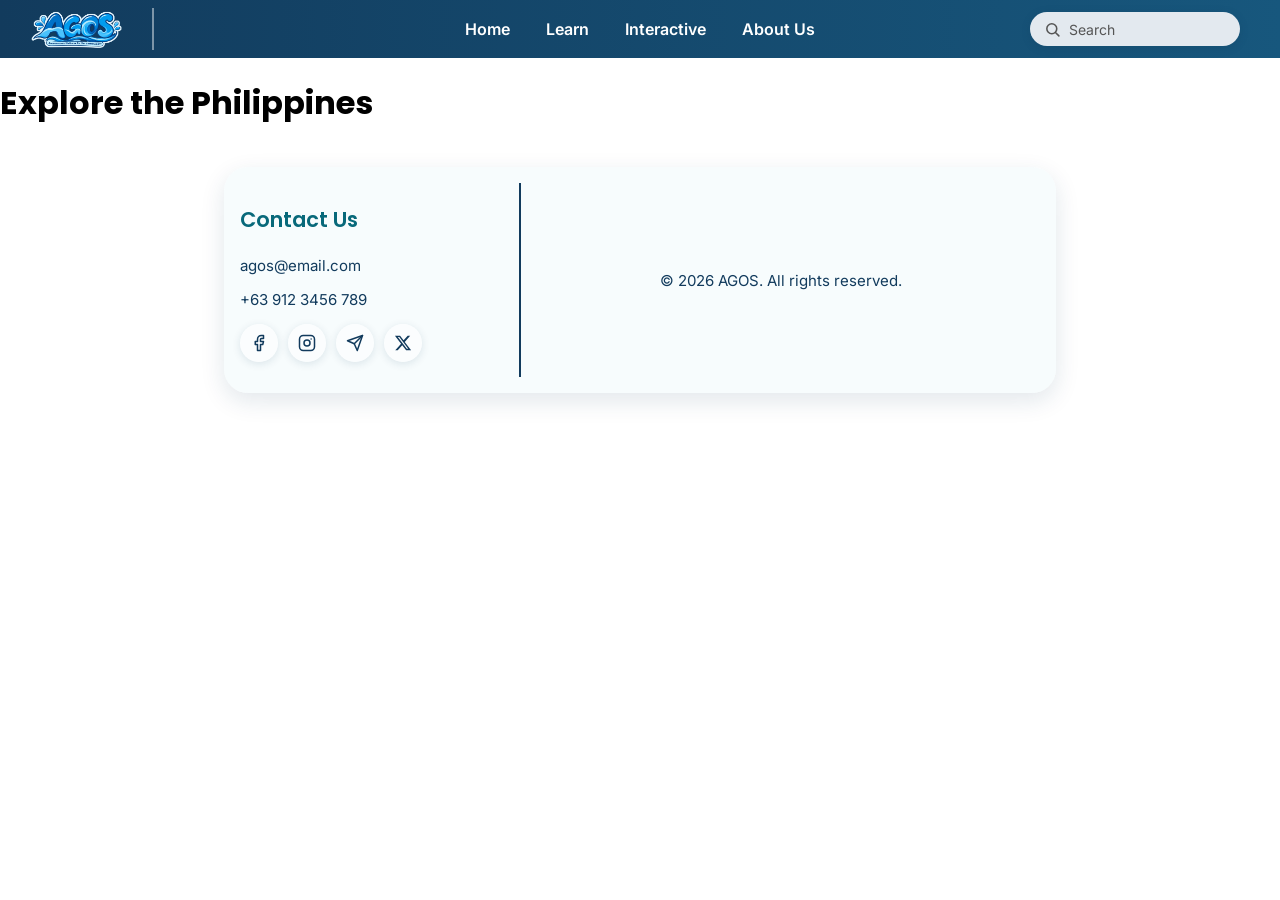
<file: map.html>
<!DOCTYPE html>
<html lang="en">
<head>
  <meta charset="UTF-8">
  <meta name="viewport" content="width=device-width, initial-scale=1.0">
  <title>Map | AGOS</title>
  <link rel="stylesheet" href="css/style.css">
  <link rel="stylesheet" href="css/footer.css">
</head>
<body>

  <!-- NAVBAR: pareho sa lahat ng page (galing sa wireframe ng designers) -->
  <header>
    <nav>
      <!-- TODO: palitan ng <img> ng logo kapag na-export na ng designers -->
      <a href="index.html" class="logo"><img src="images/logo.png" alt="AGOS - Awareness and Guidance for Our Sustainability"></a>
      <ul>
        <li><a href="index.html">Home</a></li>
        <li><a href="learn.html">Learn</a></li>
        <li><a href="interactive.html">Interactive</a></li>
        <li><a href="about.html">About Us</a></li>
      </ul>
    </nav>
  </header>

  <main>
    <h1>Explore the Philippines</h1>
    <!-- TODO: mapa at info card -->
    <section id="map"></section>
  </main>

  <!-- FOOTER: pareho sa lahat ng page. Placeholder lang ang email/number/links, papalitan ng totoo -->
  <footer>
    <div class="footer-contact">
      <h3>Contact Us</h3>
      <p>agos@email.com</p>
      <p>+63 912 3456 789</p>
      <p class="socials">
        <a href="https://www.facebook.com/profile.php?id=61596257950742" target="_blank" rel="noopener noreferrer" aria-label="Facebook" title="Facebook"><svg viewBox="0 0 24 24" aria-hidden="true" focusable="false" fill="none" stroke="currentColor" stroke-width="2" stroke-linecap="round" stroke-linejoin="round"><path d="M18 2h-3a5 5 0 0 0-5 5v3H7v4h3v8h4v-8h3l1-4h-4V7a1 1 0 0 1 1-1h3z"/></svg></a>
        <a href="https://www.instagram.com/_agos.ph/" target="_blank" rel="noopener noreferrer" aria-label="Instagram" title="Instagram"><svg viewBox="0 0 24 24" aria-hidden="true" focusable="false" fill="none" stroke="currentColor" stroke-width="2" stroke-linecap="round" stroke-linejoin="round"><rect x="2" y="2" width="20" height="20" rx="5"/><circle cx="12" cy="12" r="4"/><line x1="17.5" y1="6.5" x2="17.51" y2="6.5"/></svg></a>
        <a href="https://web.telegram.org/k/" target="_blank" rel="noopener noreferrer" aria-label="Telegram" title="Telegram"><svg viewBox="0 0 24 24" aria-hidden="true" focusable="false" fill="none" stroke="currentColor" stroke-width="2" stroke-linecap="round" stroke-linejoin="round"><line x1="22" y1="2" x2="11" y2="13"/><polygon points="22 2 15 22 11 13 2 9 22 2"/></svg></a>
        <a href="https://x.com/_agosph" target="_blank" rel="noopener noreferrer" aria-label="X" title="X"><svg viewBox="0 0 24 24" aria-hidden="true" focusable="false" fill="currentColor"><path d="M18.244 2.25h3.308l-7.227 8.26 8.502 11.24H16.17l-5.214-6.817L4.99 21.75H1.68l7.73-8.835L1.254 2.25H8.08l4.713 6.231zm-1.161 17.52h1.833L7.084 4.126H5.117z"/></svg></a>
      </p>
    </div>
    <div class="footer-copy">
      <p>&copy; 2026 AGOS. All rights reserved.</p>
    </div>
  </footer>

  <script src="js/script.js"></script>
</body>
</html>
</file>
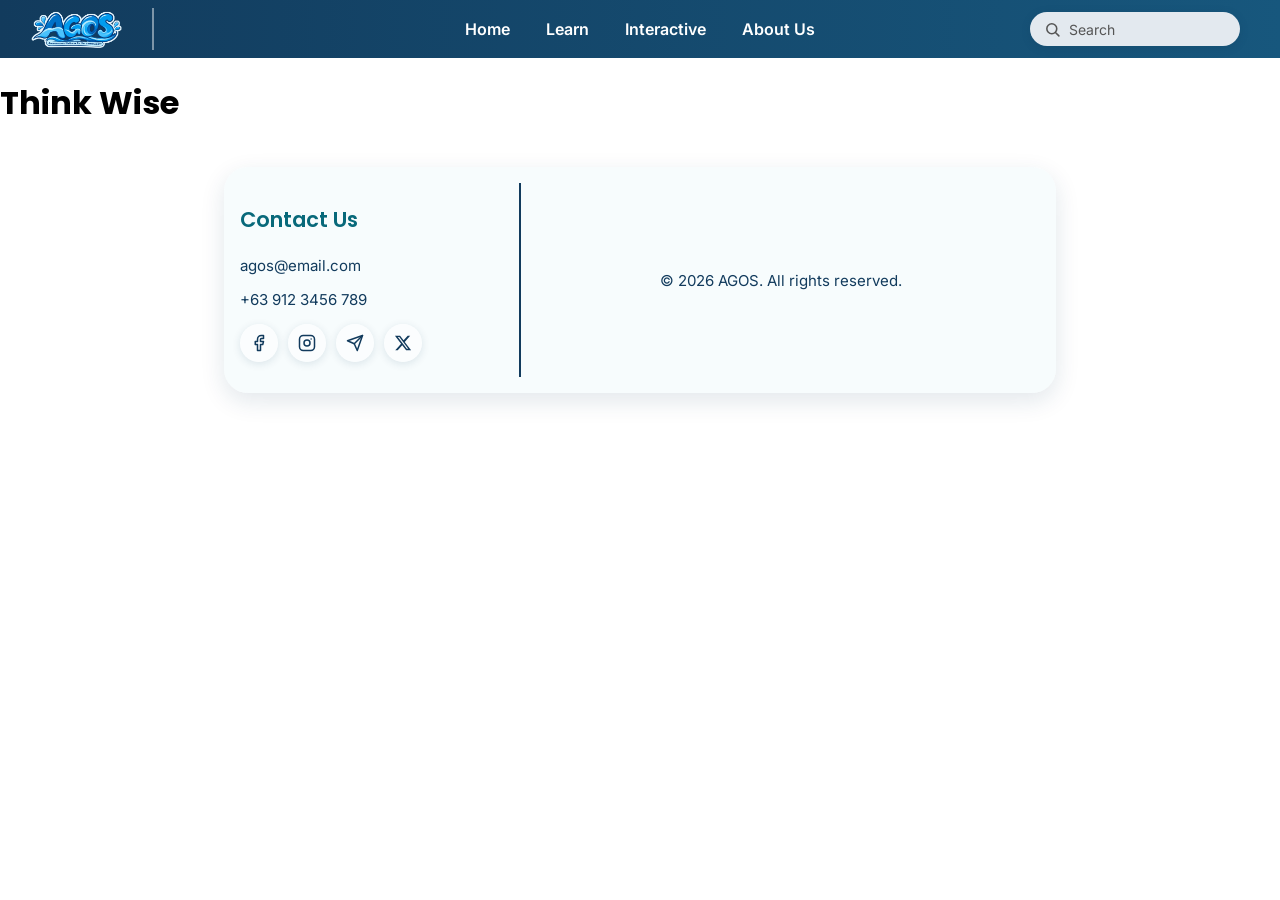
<file: quiz.html>
<!DOCTYPE html>
<html lang="en">
<head>
  <meta charset="UTF-8">
  <meta name="viewport" content="width=device-width, initial-scale=1.0">
  <title>Quiz | AGOS</title>
  <link rel="stylesheet" href="css/style.css">
  <link rel="stylesheet" href="css/footer.css">
</head>
<body>

  <!-- NAVBAR: pareho sa lahat ng page (galing sa wireframe ng designers) -->
  <header>
    <nav>
      <!-- TODO: palitan ng <img> ng logo kapag na-export na ng designers -->
      <a href="index.html" class="logo"><img src="images/logo.png" alt="AGOS - Awareness and Guidance for Our Sustainability"></a>
      <ul>
        <li><a href="index.html">Home</a></li>
        <li><a href="learn.html">Learn</a></li>
        <li><a href="interactive.html">Interactive</a></li>
        <li><a href="about.html">About Us</a></li>
      </ul>
    </nav>
  </header>

  <main>
    <h1>Think Wise</h1>
    <!-- TODO: tanong, choices, score (JavaScript) -->
    <section id="quiz"></section>
  </main>

  <!-- FOOTER: pareho sa lahat ng page. Placeholder lang ang email/number/links, papalitan ng totoo -->
  <footer>
    <div class="footer-contact">
      <h3>Contact Us</h3>
      <p>agos@email.com</p>
      <p>+63 912 3456 789</p>
      <p class="socials">
        <a href="https://www.facebook.com/profile.php?id=61596257950742" target="_blank" rel="noopener noreferrer" aria-label="Facebook" title="Facebook"><svg viewBox="0 0 24 24" aria-hidden="true" focusable="false" fill="none" stroke="currentColor" stroke-width="2" stroke-linecap="round" stroke-linejoin="round"><path d="M18 2h-3a5 5 0 0 0-5 5v3H7v4h3v8h4v-8h3l1-4h-4V7a1 1 0 0 1 1-1h3z"/></svg></a>
        <a href="https://www.instagram.com/_agos.ph/" target="_blank" rel="noopener noreferrer" aria-label="Instagram" title="Instagram"><svg viewBox="0 0 24 24" aria-hidden="true" focusable="false" fill="none" stroke="currentColor" stroke-width="2" stroke-linecap="round" stroke-linejoin="round"><rect x="2" y="2" width="20" height="20" rx="5"/><circle cx="12" cy="12" r="4"/><line x1="17.5" y1="6.5" x2="17.51" y2="6.5"/></svg></a>
        <a href="https://web.telegram.org/k/" target="_blank" rel="noopener noreferrer" aria-label="Telegram" title="Telegram"><svg viewBox="0 0 24 24" aria-hidden="true" focusable="false" fill="none" stroke="currentColor" stroke-width="2" stroke-linecap="round" stroke-linejoin="round"><line x1="22" y1="2" x2="11" y2="13"/><polygon points="22 2 15 22 11 13 2 9 22 2"/></svg></a>
        <a href="https://x.com/_agosph" target="_blank" rel="noopener noreferrer" aria-label="X" title="X"><svg viewBox="0 0 24 24" aria-hidden="true" focusable="false" fill="currentColor"><path d="M18.244 2.25h3.308l-7.227 8.26 8.502 11.24H16.17l-5.214-6.817L4.99 21.75H1.68l7.73-8.835L1.254 2.25H8.08l4.713 6.231zm-1.161 17.52h1.833L7.084 4.126H5.117z"/></svg></a>
      </p>
    </div>
    <div class="footer-copy">
      <p>&copy; 2026 AGOS. All rights reserved.</p>
    </div>
  </footer>

  <script src="js/script.js"></script>
</body>
</html>
</file>
<file: css/style.css>
@import url("font_style.css");
@import url("font_size.css");
@import url("search.css");

/* ===== NAVBAR ===== */
:root {
  /* Mga kulay ng designer */
  --ocean-blue: #2497B8;   /* Buttons, links, icons */
  --deep-navy: #123B5D;    /* Main headings, navigation, footer */

  /* NAVBAR: deep navy na papunta sa mas matingkad na asul sa kanan; ocean blue ang linya sa ilalim at ang active/hover */
  --nav-bg-start: #123B5D;                    /* kaliwa (Deep Navy) */
  --nav-bg-end: #17577d;                      /* kanan (bahagyang papunta sa Ocean Blue) */
  --nav-text: #ffffff;                        /* kulay ng text ng menu */
  --nav-hover-bg: rgba(255, 255, 255, 0.16);  /* kapag na-hover */
  --nav-active-bg: #FFFFFF;                   /* kulay ng pill ng active na menu (ang page na binuksan): Option A, puting pill */
  --nav-active-text: #123B5D;                 /* kulay ng text sa active na menu (Deep Navy) */
  --nav-divider: rgba(255, 255, 255, 0.45);   /* patayong linya sa tabi ng logo */

  --logo-height: 46px;     /* laki ng logo (dati 70px) */
  --nav-gap: 32px;         /* espasyo sa pagitan ng logo at ng menu */
  --nav-link-gap: 8px;     /* espasyo sa pagitan ng mga menu button */
  --navbar-line: 0px;      /* WALA na ang light-blue na linya sa ilalim ng navbar (dati 4px) */
  --divider-line: 2px;     /* kapal ng patayong linya sa pagitan ng logo at menu */
  /* Nasaan ang patayong linya mula sa kaliwang gilid ng navbar. Kapantay ng kaliwang gilid ng letrang "E" sa heading;
     max(...) = hindi hahayaang tumama sa logo kapag makitid ang screen. Ginagamit ito ng linya MISMO at ng logo, kaya
     laging nasa gitna ng logo ang espasyo mula sa kaliwang gilid hanggang sa linya, kahit anong laki ng screen. */
  --divider-x: max(
    calc(50% - var(--content-width) / 2 + var(--content-inset)),
    calc(40px + var(--logo-height) * 2 + 20px)
  );
  /* MGA PANEL (navy na kahon sa mga page): semi-transparent para makita ang background.
     --panel-alpha: 1 = solid (walang kita), 0.62 = kasalukuyan (pinakamababa na basa pa rin ang puting text),
     0.5 pababa = hindi na mabasa sa maliwanag na background.
     Mas madilim ang base na navy (8,32,62) kaysa sa navbar para kahit mababa ang alpha, mataas pa rin ang contrast. */
  --panel-alpha: 0.62;
  --panel-bg-start: rgba(8, 32, 62, var(--panel-alpha));
  --panel-bg-end: rgba(10, 42, 74, var(--panel-alpha));
  --panel-blur: 4px;       /* hindi na ginagamit ng mga panel (inalis ang blur para gumaan ang pag-scroll) */
  /* Maliit na anino sa likod ng puting text sa panel para mas luminaw kahit may maliwanag na parte sa likod */
  --panel-text-shadow: 0 1px 3px rgba(4, 16, 34, 0.55);
  --content-width: 1140px; /* buong lapad ng main sa Home: max-width 1100 + padding 20 sa magkabilang gilid */
  --content-inset: 40px;   /* layo ng unang letra ng heading mula sa kaliwang gilid ng main (padding ng main + hero) */
}

body {
  margin: 0;   /* para dikit sa gilid ng screen ang navbar kapag naka-sticky */
  overscroll-behavior-y: none;   /* walang "bounce" kapag nag-overscroll sa trackpad: hindi bumababa ang navbar */
}

/* Linya na naghihiwalay sa navbar at sa page.
   sticky = dumidikit sa taas ng screen kahit nag-scroll. Ang klaseng .nav-hidden (galing sa js/script.js) ang nagtatago nito */
header {
  position: sticky;
  top: 0;
  z-index: 100;
  background: var(--deep-navy);   /* kulay habang wala pa ang gradient */
  background-image: linear-gradient(90deg, var(--nav-bg-start), var(--nav-bg-end));
  border-bottom: 0;   /* tinanggal na ang light-blue na linya sa ilalim */
  transition: transform 0.35s ease;
}

header.nav-hidden {
  transform: translateY(-100%);
}

/* Hindi nakikitang strip sa taas: kapag nandito ang mouse (at nakatago ang navbar), lalabas ang navbar */
.nav-hotzone {
  position: fixed;
  top: 0;
  left: 0;
  right: 0;
  height: 24px;
  z-index: 90;   /* nasa ilalim ng navbar (100), nasa ibabaw ng video/mapa */
}

/* Kapag pumunta sa #section, huwag matakpan ng navbar ang heading */
html {
  scroll-padding-top: 70px;
  overscroll-behavior-y: none;   /* walang "bounce" kapag nag-overscroll sa trackpad (nananatili sa taas ang navbar) */
}

/* 3 column: logo (kaliwa) | menu (gitna) | bakanteng espasyo (kanan)
   Pantay ang una at huling column (1fr) kaya eksaktong nasa gitna ng page ang menu */
nav {
  display: grid;
  grid-template-columns: 1fr auto 1fr;
  align-items: center;
  gap: var(--nav-gap);
  padding: 6px 40px;   /* manipis na navbar (dati 10px) */
  position: relative;
}

/* Patayong linya: kapantay ng kaliwang gilid ng letrang "E" sa heading.
   max(...) = hindi hahayaang tumama sa logo kapag makitid ang screen */
nav::after {
  content: "";
  position: absolute;
  top: 8px;
  bottom: 8px;
  left: var(--divider-x);
  width: var(--divider-line);
  background: var(--nav-divider);
}

.logo {
  display: flex;
  align-items: center;
  justify-self: start;   /* nasa kaliwa ang logo */
}


.logo img {
  height: var(--logo-height);
  width: auto;
  display: block;
}

nav ul {
  list-style: none;
  display: flex;
  justify-content: center;
  align-items: center;
  gap: var(--nav-link-gap);
  margin: 0;
  padding: 0;
}

nav a {
  text-decoration: none;
}

/* Mga menu button: laging itim ang text (hindi nagiging purple kapag na-click na) */
nav ul a,
nav ul a:link,
nav ul a:visited {
  display: block;
  padding: 5px 14px;
  border-radius: 8px;
  color: var(--nav-text);
  font-weight: 600;
  transition: background-color 0.25s ease;   /* makinis na pagpalit ng kulay */
}

/* Hover: manipis na puting tint. Active (ang page na binuksan): puting pill na may navy na text (Option A), para magkaiba */
nav ul a:hover {
  background-color: var(--nav-hover-bg);
}

nav ul a.active,
nav ul a.active:hover {
  background-color: var(--nav-active-bg);
  color: var(--nav-active-text);
}

/* Para sa keyboard (Tab key) */
nav ul a:focus-visible {
  outline: 2px solid #fff;
  outline-offset: 2px;
}

/* Malaking screen (may patayong linya): ang logo ay laging nasa GITNA ng espasyo mula sa kaliwang gilid ng screen
   hanggang sa patayong linya. Nakalutang (absolute) ang logo para hindi ito maapektuhan ng 3 column ng navbar, kaya
   tahasang inilagay ang menu sa column 2 at ang search sa column 3, at itinakda ang taas ng row para hindi lumiit ang navbar. */
@media (min-width: 1221px) {
  nav {
    grid-template-rows: var(--logo-height);
  }
  nav ul {
    grid-column: 2;
    grid-row: 1;
  }
  nav .search {
    grid-column: 3;
    grid-row: 1;
  }
  .logo {
    position: absolute;
    top: 0;
    bottom: 0;
    left: 0;
    width: var(--divider-x);   /* mula sa kaliwang gilid hanggang sa patayong linya */
    justify-content: center;   /* gitna ng espasyong iyon */
    pointer-events: none;      /* ang larawan lang ng logo ang clickable, hindi ang buong espasyo */
  }
  .logo img {
    pointer-events: auto;
  }
}

/* Maliit na screen: hindi kasya ang 3 column, kaya pagpatong-patongin at i-center */
@media (max-width: 1220px) {
  nav {
    grid-template-columns: 1fr;
    justify-items: center;
    gap: 6px;
    padding: 6px 16px;
  }
  .logo {
    justify-self: center;
  }
  nav::after {
    display: none;   /* sa phone, walang patayong linya */
  }
  nav ul {
    flex-wrap: wrap;
    align-self: auto;
    padding: 0;
  }
}

@media (prefers-reduced-motion: reduce) {
  header {
    transition: none;
  }
  nav ul a {
    transition: none;
  }
}

/* =====================================================================
   Anino ng puting text sa navy panel (mga heading at paragraph na nasa panel mismo).
   Hindi kasama ang text sa loob ng puting card (navy ang text nila).
   ===================================================================== */
#intro h2, #intro > p,
#purpose h1, #purpose > p,
#members h2,
#map-section h1,
#quiz h2, .quiz-question, .quiz-progress, .quiz-score, .quiz-stats, .quiz-review-title,
#conservation > h1, #conservation > h2, #conservation > p,
#data > h2, #data .stat-note, #data .stat-card,
#references > h2 {
  text-shadow: var(--panel-text-shadow);
}
</file>
<file: css/footer.css>
/* footer.css - layout ng footer, pareho sa lahat ng page.
   Kapareho ng itsura ng mga card sa Home: bahagyang tinted na puti, rounded, soft shadow, walang itim na border. */

footer {
  display: flex;
  width: 85%;
  max-width: 800px;
  margin: 40px auto;
  padding: 16px;
  border: 0;
  border-radius: 24px;
  background-color: rgba(243, 250, 252, 0.65);   /* dati solid. Semi-transparent para kita ang background; huwag bababa sa ~0.60 */
  box-shadow: 0 8px 24px rgba(18, 59, 93, 0.12);
  color: var(--deep-navy);
}

.footer-contact {
  flex: 1;
  padding-right: 20px;
  border-right: 2px solid var(--deep-navy);
}

/* "Contact Us": teal, kapareho ng pamagat ng mga card */
.footer-contact h3 {
  color: #08697a;   /* mas dark na teal para mabasa sa semi-transparent na card */
}

.footer-copy {
  flex: 2;
  display: flex;
  align-items: center;
  justify-content: center;
}

.socials {
  display: flex;
  gap: 10px;
  margin-top: 14px;
}

/* Social links: mga bilog na icon button (dati text links).
   Navy ang icon, tapos ocean blue na may puting icon kapag na-hover. */
.socials a,
.socials a:visited {
  display: inline-flex;
  align-items: center;
  justify-content: center;
  width: 38px;
  height: 38px;
  border-radius: 50%;
  color: var(--deep-navy);
  background-color: rgba(255, 255, 255, 0.55);
  box-shadow: 0 2px 8px rgba(18, 59, 93, 0.12);
  text-decoration: none;
  transition: background-color 0.2s ease, color 0.2s ease,
              transform 0.2s ease, box-shadow 0.2s ease;
}

.socials a svg {
  width: 18px;
  height: 18px;
  display: block;
}

.socials a:hover,
.socials a:focus-visible {
  color: #fff;
  background-color: var(--ocean-blue);
  box-shadow: 0 6px 14px rgba(36, 151, 184, 0.35);
  transform: translateY(-2px);
  outline: none;
}

.socials a:focus-visible {
  outline: 2px solid var(--deep-navy);
  outline-offset: 2px;
}

/* Maliit na screen: sapat na laki pa rin para ma-tap */
@media (max-width: 480px) {
  .socials a,
  .socials a:visited {
    width: 42px;
    height: 42px;
  }
}
</file>
<file: css/about.css>
/* about.css - LAYOUT ng About Us page. Posisyon at laki lang, wala pang design. */

main {
  max-width: 1000px;
  margin: 0 auto;
  padding: 20px;
}

/* PICTURE */
.group-photo {
  height: 300px;
  border: 1px solid;
  display: flex;
  align-items: center;
  justify-content: center;
}

/* Group photo: navy blue na border, parehong kulay at rounded na gaya ng mga panel (Purpose, Project Members) */
#picture img {
  display: block;
  width: 100%;
  box-sizing: border-box;
  border: 5px solid var(--deep-navy);   /* kapal ng border: palitan ang 5px */
  border-radius: 24px;
  box-shadow: 0 6px 18px rgba(18, 59, 93, 0.25);
}

/* PROJECT MEMBERS: dalawang column, apat na pangalan bawat isa */
/* Parehong kulay ng navbar (Deep Navy papunta sa mas matingkad na asul), puti ang text */
#members {
  margin-top: 30px;
  padding: 20px;
  border: 0;
  border-radius: 24px;
  /* Semi-transparent na navy: nakikita ang background pero malinaw pa rin ang puting text.
     Ang laki ng transparency ay nasa --panel-alpha sa style.css */
  background-color: transparent;
  background-image: linear-gradient(90deg, var(--panel-bg-start), var(--panel-bg-end));
  /* WALANG backdrop-filter dito: kapag meron, nagiging "container" ito ng position: fixed at lumalayo ang hover card ng mga pangalan sa cursor */
  box-shadow: 0 6px 18px rgba(18, 59, 93, 0.25);
  color: #fff;
}

#members h2 {
  margin-top: 0;
  padding-bottom: 8px;
  border-bottom: 1px solid rgba(255, 255, 255, 0.45);
  color: #fff;
}

.member-list {
  list-style: none;
  margin: 0;
  padding: 0;
  display: grid;
  grid-template-columns: 1fr 1fr;
  grid-template-rows: repeat(4, auto);
  grid-auto-flow: column;
  gap: 12px 30px;
}

/* Mga pangalan: istilo ng search box (kulay-abong asul na pill, soft na anino). Puti at may Ocean Blue na gilid kapag na-hover */
.member-list li {
  position: relative;
  padding: 10px 20px;
  border: 2px solid #c3ccd6;
  border-radius: 999px;
  background: #e3e9ef;
  box-shadow: 0 2px 8px rgba(18, 59, 93, 0.22);
  color: var(--deep-navy);
  cursor: default;
  transition: background-color 0.3s ease, border-color 0.3s ease, box-shadow 0.3s ease;
}

.member-list li:hover,
.member-list li.active,
.member-list li:focus-visible {
  background: #fff;
  border-color: var(--ocean-blue);
  box-shadow: 0 2px 10px rgba(36, 151, 184, 0.35);
}

.member-list li:focus-visible {
  outline: 2px solid #fff;
  outline-offset: 2px;
}

/* HOVER CARD: Wikipedia-style, sumusunod sa cursor */
.member-card {
  display: flex;
  flex-direction: row-reverse;   /* picture sa kanan, text sa kaliwa */
  position: fixed;               /* JS ang magse-set ng top/left */
  top: 0;
  left: 0;
  z-index: 10;
  width: 440px;
  padding: 10px;
  gap: 12px;
  background-color: white;
  border: 1px solid #c8ccd1;
  border-radius: 8px;
  box-shadow: 0 4px 14px rgba(0, 0, 0, 0.18);
  pointer-events: none;

  opacity: 0;
  visibility: hidden;
  transform: scale(0.92);
  transform-origin: left center;
  transition: opacity 0.15s ease,
              transform 0.18s cubic-bezier(0.2, 0.8, 0.2, 1),
              visibility 0.18s;
}

/* ARROW (nasa kaliwang gilid, nakaturo sa cursor) */
.member-card::before {
  content: "";
  position: absolute;
  left: -7px;
  top: var(--arrow-y, 50%);
  margin-top: -6px;
  width: 12px;
  height: 12px;
  background: white;
  border-left: 1px solid #c8ccd1;
  border-bottom: 1px solid #c8ccd1;
  transform: rotate(45deg);
}

/* kapag walang space sa kanan, lilipat sa kaliwa ng cursor */
.member-card.flip {
  transform-origin: right center;
}
.member-card.flip::before {
  left: auto;
  right: -7px;
  border-left: none;
  border-bottom: none;
  border-right: 1px solid #c8ccd1;
  border-top: 1px solid #c8ccd1;
}

/* kapag na-hover o na-focus gamit ang KEYBOARD (:focus-visible, hindi tinatamaan ng mouse click): lilitaw at lalaki sa tamang sukat */
.member:hover .member-card,
.member:focus-visible .member-card,
.member-card.show {
  opacity: 1;
  visibility: visible;
  transform: scale(1);
}

/* para sa mga taong ayaw ng animation */
@media (prefers-reduced-motion: reduce) {
  .member-card,
  .member-list li {
    transition: none;
  }
}

/* picture: nasa kanan, 1:1 (2x2) ratio */
.member-card img {
  width: 120px;
  height: 120px;
  aspect-ratio: 1 / 1;
  object-fit: cover;
  flex-shrink: 0;
  align-self: center;
  border-radius: 6px;
}

/* role at description: nasa kaliwa */
.member-info {
  padding: 2px 0;
}

.member-info h3 {
  margin: 0 0 6px;
  font-size: 17px;
}

.member-info p {
  margin: 0;
  font-size: 17px;
  line-height: 1.4;
}

/* =====================================================================
   NAVY PANEL: Purpose
   Parehong kulay ng navbar, puti ang text. Nasa dulo ng file para ito ang masunod.
   ===================================================================== */

#purpose {
  padding: 24px;
  border-radius: 24px;
  /* Semi-transparent na navy: nakikita ang background pero malinaw pa rin ang puting text.
     Ang laki ng transparency ay nasa --panel-alpha sa style.css */
  background-color: transparent;
  background-image: linear-gradient(90deg, var(--panel-bg-start), var(--panel-bg-end));
  /* WALANG backdrop-filter (blur): gumagalaw ang background, kaya magla-lag ang pag-scroll (gaya ng nangyari sa Interactive page) */
  box-shadow: 0 6px 18px rgba(18, 59, 93, 0.25);
  color: #fff;
}

#purpose h1 {
  margin-top: 0;
  color: #fff;
}

#purpose p:last-child {
  margin-bottom: 0;
}

/* Espasyo sa pagitan ng mga panel */
#picture {
  margin-top: 30px;
}

/* Placeholder ng group photo: rounded at kulay ng search box (mapapalitan ng totoong larawan) */
.group-photo {
  border: 2px solid #c3ccd6;
  border-radius: 24px;
  background: #e3e9ef;
  color: var(--deep-navy);
}

@media (max-width: 900px) {
  #purpose {
    padding: 20px;
  }
}


/* =====================================================================
   BACKGROUND NG ABOUT US PAGE: animated na tubig
   Ang animation ay galing sa js/water-bg.js (canvas na naka-fixed sa likod ng page).
   Ang gradient sa ibaba ay fallback lang: lalabas habang naglo-load ang script,
   o kapag naka-off ang JavaScript.
   Ang mga panel (Purpose, Project Members) ay navy na, kaya mababasa kahit gumagalaw ang likod.
   ===================================================================== */

body::before {
  content: "";
  position: fixed;
  inset: 0;
  z-index: -1;
  background: linear-gradient(180deg, #3a9fc4 0%, #62bcd8 50%, #8fd3e3 100%);
}


/* =====================================================================
   GROUP PHOTO HOTSPOTS: i-hover ang tao para lumabas ang pangalan,
   i-click para pumunta sa Project Members at ipakita ang description.
   Ang left/top/width/height ng bawat .hotspot ay nasa about.html (sa %).
   ===================================================================== */

.photo-wrap {
  position: relative;
}

/* nakapatong sa loob ng larawan (hindi kasama ang 5px na border) */
.hotspots {
  position: absolute;
  top: 5px;
  left: 5px;
  width: calc(100% - 10px);
  height: calc(100% - 10px);
  overflow: visible;
}

/* hugis ng katawan: walang nakikita hanggang ma-hover (outline lang), pero natatamaan pa rin ng mouse */
.hotspot {
  fill: transparent;
  stroke: transparent;
  stroke-width: 3px;
  stroke-linejoin: round;
  vector-effect: non-scaling-stroke;   /* pareho ang kapal ng outline kahit lumiit ang photo */
  pointer-events: all;
  cursor: pointer;
  outline: none;
  transition: fill 0.2s ease, stroke 0.2s ease, filter 0.2s ease;
}

.hotspot:hover,
.hotspot:focus-visible {
  stroke: #fff;               /* outline lang, walang fill sa loob */
  filter: drop-shadow(0 0 6px rgba(36, 151, 184, 0.9));
}

/* label na sumusunod sa cursor */
.photo-tip {
  position: fixed;
  top: 0;
  left: 0;
  z-index: 20;
  display: flex;
  flex-direction: column;
  gap: 2px;
  padding: 8px 14px;
  border-radius: 10px;
  background: var(--deep-navy);
  color: #fff;
  box-shadow: 0 4px 14px rgba(0, 0, 0, 0.25);
  pointer-events: none;
  white-space: nowrap;
  opacity: 0;
  visibility: hidden;
  transition: opacity 0.15s ease, visibility 0.15s;
}

.photo-tip.visible {
  opacity: 1;
  visibility: visible;
}

.photo-tip strong { font-size: 16px; }
.photo-tip span   { font-size: 13px; opacity: 0.8; }

/* Naka-pin na card (galing sa click sa photo): mas mabagal at smooth ang pagkawala */
.member-card.pinned {
  transition: opacity 0.45s ease,
              transform 0.45s cubic-bezier(0.2, 0.8, 0.2, 1),
              visibility 0.45s;
}

@media (prefers-reduced-motion: reduce) {
  .hotspot, .photo-tip, .member-card.pinned { transition: none; }
}


/* =====================================================================
   LOCK: pagkatapos mag-click sa photo, hindi muna lalabas ang card (o highlight) ng ibang pangalan
   kahit madaanan o madapuan ng cursor. Ang JS (about.html) ang nagdadagdag/nag-aalis ng class na .locked.
   ===================================================================== */
#members.locked .member:not(.active):hover .member-card {
  opacity: 0;
  visibility: hidden;
  transform: scale(0.92);
}

#members.locked .member-list li:not(.active):hover {
  background: #e3e9ef;
  border-color: #c3ccd6;
  box-shadow: 0 2px 8px rgba(18, 59, 93, 0.22);
}


/* =====================================================================
   WALANG PAGHIHIGHLIGHT (blue na selection) sa description card, mga pangalan, at group photo.
   Nangyayari kasi ito kapag na-drag o na-double click (halimbawa, basa o sensitibo ang touchpad)
   at hindi na maalis kung hindi mag-refresh, dahil hindi natatamaan ng mouse ang card (pointer-events: none).
   ===================================================================== */
.member-card,
.member-card *,
.member-list li,
.photo-tip,
.photo-tip *,
#picture {
  -webkit-user-select: none;
  user-select: none;
  -webkit-touch-callout: none;
}

/* hindi rin madi-drag ang mga larawan (para walang "ghost image" kapag na-drag) */
.member-card img,
#picture img {
  -webkit-user-drag: none;
  user-drag: none;
}

.hotspots {
  -webkit-user-select: none;
  user-select: none;
}
</file>
<file: css/interactive.css>
/* interactive.css - LAYOUT ng Interactive page (map at quiz). Posisyon at laki lang, wala pang design. */

main {
  max-width: 1200px;
  margin: 0 auto;
  padding: 20px;
}

/* MAP: mapa (3/4) at location card (1/4) na magkatabi */
.map-layout {
  display: flex;
  gap: 20px;
  align-items: flex-start;
}

/* Wrapper ng mapa: dito na ang laki (dating nasa #ph-map). Tingnan ang "MAP SHIELD" sa dulo ng file */
.map-wrap {
  position: relative;
  flex: 3;
  min-width: 0;
  height: 90vh;        /* orihinal na laki */
  min-height: 700px;
  border-radius: 18px;
  background: #e6eef3;   /* kulay habang naglo-load */
}

#ph-map {
  display: block;
  width: 100%;
  height: 100%;
  border: 0;
  border-radius: 24px;
}

/* Location card: kasing-taas ng mapa. Hindi lumalaki ang card; ang description ang nag-i-scroll sa loob */
.location-card {
  flex: 1;
  min-width: 0;
  height: max(90vh, 700px);   /* kapareho ng taas ng mapa (.map-wrap) */
  display: flex;
  flex-direction: column;
  border: 1px solid;
  border-radius: 16px;
  overflow: hidden;
}

/* Larawan sa taas, may border */
.location-image {
  flex: none;
  display: block;
  width: calc(100% - 24px);
  height: 190px;
  margin: 12px;
  object-fit: cover;
  border: 2px solid var(--deep-navy);
  border-radius: 12px;
  box-sizing: border-box;
}

/* Description: tatlong bahagi (1, 2, 3), nag-i-scroll kapag mahaba */
.location-description {
  flex: 1;
  min-height: 0;
  overflow-y: auto;
  padding: 4px 14px 14px;
  font-size: 14px;
}

/* Bawat bahagi ay may linya sa pagitan */
.loc-block {
  padding: 14px 0;
  border-bottom: 1px solid #d8dde2;
}

.loc-block:last-child {
  border-bottom: 0;
}

.location-description h3 {
  margin: 0 0 8px;
  font-size: 17px;
  line-height: 1.3;
}

.location-description .loc-kicker {
  font-size: 15px;
  text-transform: uppercase;
  letter-spacing: 0.02em;
  color: var(--deep-navy);
}

.location-description p {
  margin: 0;
  text-align: left;
  line-height: 1.5;
}

.loc-note {
  font-size: 13px;
  opacity: 0.8;
}

/* "What You Can Discover": emoji sa kaliwa */
.loc-list,
.loc-legend {
  list-style: none;
  margin: 0 0 16px;
  padding: 0;
}

.loc-list li {
  display: flex;
  gap: 10px;
  margin-bottom: 8px;
  line-height: 1.4;
}

/* Simpleng bullet (•) sa "What You Can Discover" */
.loc-list li::before {
  content: "•";
  flex: none;
  width: 22px;
  text-align: center;
}

/* Drought Classification: may kulay na tuldok */
.loc-legend {
  margin-top: 8px;
}

.loc-legend li {
  display: flex;
  align-items: center;
  gap: 10px;
  margin-bottom: 6px;
}

.dot {
  flex: none;
  width: 14px;
  height: 14px;
  border-radius: 50%;
}

.dot-green  { background: #1fa24a; }
.dot-yellow { background: #f5c400; }
.dot-orange { background: #f57c1f; }
.dot-red    { background: #d9302c; }
.dot-gray   { background: #9aa0a6; }

/* October 2026 Assessment */
.loc-badge {
  display: inline-block;
  margin-bottom: 10px;
  padding: 4px 10px;
  border-radius: 999px;
  background: var(--ocean-blue);
  font-size: 12px;
  font-weight: 600;
  text-transform: uppercase;
  letter-spacing: 0.03em;
}

.loc-stats {
  display: grid;
  grid-template-columns: repeat(3, 1fr);
  gap: 8px;
  margin: 12px 0;
}

.loc-stat {
  padding: 10px 8px;
  border-radius: 10px;
  line-height: 1.25;
}

.loc-stat strong {
  display: block;
  font-size: 24px;
}

.loc-stat span {
  font-size: 12px;
}

.stat-red    { background: #fdeceb; }
.stat-red strong    { color: #d9302c; }
.stat-orange { background: #fff0e2; }
.stat-orange strong { color: #e8680f; }
.stat-yellow { background: #fff8d9; }
.stat-yellow strong { color: #c99700; }

.loc-tag {
  display: inline-block;
  padding: 1px 8px;
  border-radius: 999px;
  background: #e6e9ec;
  font-size: 11px;
}

/* ===== QUIZ (Think Wise) ===== */
#quiz {
  max-width: 720px;
  margin: 40px auto 0;
  padding: 28px;
  border: 2px solid var(--deep-navy);
  border-radius: 24px;
  box-sizing: border-box;
}

#quiz h2 {
  margin: 0 0 16px;
  color: var(--deep-navy);
}

/* Progress bar */
.quiz-bar {
  height: 10px;
  border-radius: 999px;
  background: #e6e9ec;
  overflow: hidden;
}

.quiz-bar-fill {
  height: 100%;
  border-radius: 999px;
  background: var(--ocean-blue);
  transition: width 0.4s ease;
}

.quiz-progress {
  margin: 8px 0 18px;
  font-size: 14px;
  opacity: 0.8;
}

.quiz-question {
  margin: 0 0 20px;
  font-size: 20px;
  font-weight: 600;
  line-height: 1.4;
  text-align: left;
}

/* Mga sagot: click lang, walang a. b. c. */
.quiz-choices {
  display: flex;
  flex-direction: column;
  gap: 12px;
}

button.quiz-choice {
  width: 100%;
  padding: 14px 18px;
  border: 2px solid #c9d3dc;
  border-radius: 16px;
  background: #fff;
  color: #111;
  font: inherit;
  font-size: 16px;
  line-height: 1.4;
  text-align: left;
  cursor: pointer;
  transition: background-color 0.2s ease, border-color 0.2s ease, opacity 0.2s ease, transform 0.1s ease;
}

button.quiz-choice:hover:not(:disabled) {
  border-color: var(--ocean-blue);
  background: #eef8fb;
}

button.quiz-choice:active:not(:disabled) {
  transform: scale(0.99);
}

button.quiz-choice:focus-visible,
button.quiz-next:focus-visible {
  outline: 3px solid var(--deep-navy);
  outline-offset: 2px;
}

/* Pagkatapos sumagot */
button.quiz-choice:disabled {
  cursor: default;
}

button.quiz-choice.correct {
  border-color: #1fa24a;
  background: #dff5e6;
  color: #0d5c27;
  font-weight: 600;
}

button.quiz-choice.wrong {
  border-color: #d9302c;
  background: #fdeceb;
  color: #8f1b18;
  font-weight: 600;
}

button.quiz-choice.faded {
  opacity: 0.5;
}

/* Explanation */
.quiz-feedback {
  margin-top: 18px;
  padding: 14px 18px;
  border-radius: 16px;
  line-height: 1.5;
}

.quiz-feedback p {
  margin: 4px 0 0;
  text-align: left;
}

.quiz-feedback.is-correct { background: #dff5e6; color: #0d5c27; }
.quiz-feedback.is-wrong   { background: #fdeceb; color: #8f1b18; }

/* Next / Try Again */
button.quiz-next {
  display: block;
  margin: 18px 0 0 auto;
  padding: 12px 26px;
  border: 0;
  border-radius: 999px;
  background: var(--deep-navy);
  color: #fff;
  font: inherit;
  font-size: 16px;
  font-weight: 600;
  cursor: pointer;
  transition: background-color 0.2s ease;
}

button.quiz-next:hover {
  background: var(--ocean-blue);
}

/* Results */
.quiz-score {
  padding: 24px;
  border-radius: 20px;
  background: var(--deep-navy);
  color: #fff;
  text-align: center;
}

.quiz-score p { margin: 0; text-align: center; }
.quiz-score-label { font-size: 14px; text-transform: uppercase; letter-spacing: 0.06em; opacity: 0.85; }
.quiz-score-number { font-size: 56px; font-weight: 700; line-height: 1.2; }
.quiz-score-percent { font-size: 20px; }

.quiz-stats {
  display: grid;
  grid-template-columns: 1fr 1fr;
  gap: 12px;
  margin: 14px 0 6px;
}

.quiz-stat {
  padding: 14px;
  border-radius: 16px;
  text-align: center;
}

.quiz-stat strong { display: block; font-size: 32px; }
.quiz-stat span { font-size: 14px; }
.stat-ok  { background: #dff5e6; color: #0d5c27; }
.stat-bad { background: #fdeceb; color: #8f1b18; }

.quiz-review-title {
  margin: 22px 0 10px;
  color: var(--deep-navy);
}

.quiz-missed {
  margin-bottom: 12px;
  padding: 14px 18px;
  border: 2px solid #f1c4c2;
  border-radius: 16px;
  background: #fff;
}

.quiz-missed p {
  margin: 0 0 6px;
  text-align: left;
  line-height: 1.45;
}

.quiz-missed-q { font-weight: 600; }
.quiz-missed-a span { font-weight: 600; }
.quiz-missed-a.mine  { color: #b3241f; }
.quiz-missed-a.right { color: #137a38; margin-bottom: 0; }

.quiz-perfect {
  margin: 18px 0 0;
  padding: 14px 18px;
  border-radius: 16px;
  background: #dff5e6;
  color: #0d5c27;
  font-weight: 600;
  text-align: center;
}

@media (max-width: 600px) {
  #quiz { padding: 18px; border-radius: 20px; }
  .quiz-question { font-size: 18px; }
  .quiz-score-number { font-size: 44px; }
}

@media (prefers-reduced-motion: reduce) {
  .quiz-bar-fill, button.quiz-choice, button.quiz-next { transition: none; }
}

/* ===== QUIZ: Back / Next, animations (idinagdag) ===== */
.quiz-nav {
  display: flex;
  justify-content: space-between;
  align-items: center;
  gap: 12px;
  margin-top: 18px;
}

.quiz-nav button.quiz-next {
  margin: 0 0 0 auto;      /* laging nasa kanan */
}

/* Kailangan ito para gumana ang hidden kahit may display sa button */
.quiz-next[hidden],
.quiz-back[hidden] {
  display: none !important;
}

button.quiz-back {
  padding: 12px 22px;
  border: 2px solid var(--deep-navy);
  border-radius: 999px;
  background: #fff;
  color: var(--deep-navy);
  font: inherit;
  font-size: 16px;
  font-weight: 600;
  cursor: pointer;
  transition: background-color 0.2s ease, color 0.2s ease;
}

button.quiz-back:hover {
  background: var(--deep-navy);
  color: #fff;
}

button.quiz-back:focus-visible {
  outline: 3px solid var(--deep-navy);
  outline-offset: 2px;
}

.pop-in  { animation: quiz-pop 0.4s cubic-bezier(0.2, 0.9, 0.3, 1.2) both; }
.fade-in { animation: quiz-fade 0.35s ease both; }

@keyframes quiz-pop {
  from { opacity: 0; transform: translateY(14px) scale(0.92); }
  to   { opacity: 1; transform: none; }
}

@keyframes quiz-fade {
  from { opacity: 0; transform: translateY(8px); }
  to   { opacity: 1; transform: none; }
}

@media (prefers-reduced-motion: reduce) {
  .pop-in, .fade-in { animation: none; }
}

/* =====================================================================
   NAVY PANELS: Map section at Quiz
   Parehong kulay ng navbar (Deep Navy papunta sa mas matingkad na asul), puti ang text.
   Nasa dulo ng file ito para ito ang masunod sa mga naunang rule.
   ===================================================================== */

#map-section,
#quiz {
  /* Semi-transparent na navy: nakikita ang background pero malinaw pa rin ang puting text.
     Ang laki ng transparency ay nasa --panel-alpha sa style.css */
  background-color: transparent;
  background-image: linear-gradient(90deg, var(--panel-bg-start), var(--panel-bg-end));
  /* WALANG backdrop-filter (blur) dito: gumagalaw ang background (ulap at ulan) kaya kailangang i-blur ulit
     ang buong panel sa bawat frame. Iyon ang sanhi ng lag kapag nag-scroll. Halos pareho pa rin ang itsura. */
  box-shadow: 0 6px 18px rgba(18, 59, 93, 0.25);
  color: #fff;
}

/* ---------- MAP SECTION ---------- */
#map-section {
  padding: 24px;
  border-radius: 24px;
}

#map-section h1 {
  margin-top: 0;
  color: #fff;
}

#ph-map {
  border-radius: 18px;
  background: #fff;   /* kulay habang naglo-load ang mapa */
}

/* Location card: maliwanag na card sa loob ng navy panel, itim ang text gaya ng dati */
.location-card {
  border: 0;
  border-radius: 18px;
  background-color: rgba(255, 255, 255, 0.60);   /* dati 0.92. Kita ang background; basa pa rin (contrast 6.5+) */
  box-shadow: 0 6px 18px rgba(0, 0, 0, 0.18);
  color: #111;
}

/* ---------- QUIZ ---------- */
#quiz {
  border: 0;
}

#quiz h2,
.quiz-review-title {
  color: #fff;
}

.quiz-progress {
  opacity: 0.9;
}

/* Mga sagot: kulay at istilo ng search box (kulay-abong asul), puti kapag hinover */
button.quiz-choice {
  background: #e3e9ef;
  border-color: #c3ccd6;
  color: #123B5D;
}

button.quiz-choice:hover:not(:disabled) {
  background: #fff;
  border-color: var(--ocean-blue);
}

/* Ang correct at wrong ay nananatiling green at red (mas mataas na specificity kaysa sa taas) */
button.quiz-choice.correct {
  background: #dff5e6;
  border-color: #1fa24a;
  color: #0d5c27;
}

button.quiz-choice.wrong {
  background: #fdeceb;
  border-color: #d9302c;
  color: #8f1b18;
}

/* Hindi na makikita ang navy button sa navy panel, kaya Ocean Blue ang Next at puti ang Back */
button.quiz-next {
  background: var(--ocean-blue);
  color: #fff;
}

button.quiz-next:hover {
  background: #fff;
  color: var(--deep-navy);
}

button.quiz-back {
  background: transparent;
  border-color: #fff;
  color: #fff;
}

button.quiz-back:hover {
  background: #fff;
  color: var(--deep-navy);
}

button.quiz-choice:focus-visible,
button.quiz-next:focus-visible,
button.quiz-back:focus-visible {
  outline: 3px solid #fff;
  outline-offset: 2px;
}

/* Resulta */
.quiz-score {
  background: rgba(255, 255, 255, 0.12);
  border: 1px solid rgba(255, 255, 255, 0.3);
}

.quiz-missed {
  color: #111;   /* maliwanag ang card, kaya madilim ang text */
}

@media (max-width: 900px) {
  #map-section {
    padding: 20px;
  }
}

/* =====================================================================
   QUIZ LAYOUT (galing sa designer): malapad, dalawang column, may waves sa baba
   Kaliwa: pamagat, tanong, mga sagot, "Question 1 of 10" at progress bar.
   Kanan: ang explanation (lalabas pagkatapos sumagot) at ang Back / Next sa ibaba.
   Ang waves ay galing sa images/learn-wave.webp (ang parehong larawan ng Learn page).
   Nasa dulo ng file ito para ito ang masunod sa mga naunang rule.
   ===================================================================== */

#quiz {
  --quiz-title: #04b8ce;                            /* light blue na kulay ng "Think Wise" (kinuha sa design) */
  --quiz-wave-h: clamp(90px, 11vw, 150px);          /* pinakamataas na bahagi ng waves; ang sobra ay hindi makikita */
  position: relative;
  width: 100%;
  max-width: none;                                  /* kasinglapad ng buong main, parang "AutoFit to Window" */
  padding: 32px 40px calc(var(--quiz-wave-h) + 24px);
  overflow: hidden;                                 /* para sumunod ang waves sa bilog na gilid */
}

/* WAVES sa ilalim. Hindi nito hinaharangan ang mga click */
#quiz::after {
  content: "";
  position: absolute;
  left: 0;
  right: 0;
  bottom: 0;
  height: var(--quiz-wave-h);
  background: url("../images/learn-wave.webp") left bottom / 100% auto no-repeat;
  pointer-events: none;
}

/* "Think Wise": light blue, malaki */
#quiz h2 {
  margin: 0 0 20px;
  color: var(--quiz-title);
  font-size: clamp(40px, 5vw, 60px);
  line-height: 1.1;
}

/* ----- Layout ng tanong ----- */
#quiz.quiz-mode-question {
  display: grid;
  grid-template-columns: minmax(0, 1.15fr) minmax(0, 1fr);
  grid-template-rows: auto auto 1fr auto auto;
  grid-template-areas:
    "title    side"
    "question side"
    "choices  side"
    "progress nav"
    "bar      nav";
  column-gap: 48px;
  min-height: clamp(560px, 78vh, 760px);
}

#quiz.quiz-mode-question > h2             { grid-area: title; }
#quiz.quiz-mode-question > .quiz-question { grid-area: question; }
#quiz.quiz-mode-question > .quiz-choices  { grid-area: choices; align-self: start; }
#quiz.quiz-mode-question > .quiz-progress { grid-area: progress; margin: 24px 0 8px; opacity: 1; font-weight: 600; }
#quiz.quiz-mode-question > .quiz-bar      { grid-area: bar; }

/* Explanation: nasa kanan, sa tabi ng mga sagot */
#quiz.quiz-mode-question > .quiz-feedback {
  grid-area: side;
  align-self: center;
  margin-top: 0;
  padding: 20px 24px;
  font-size: 17px;
}

/* Progress: cyan ang numero ng tanong at ang bar (gaya ng design) */
#quiz .quiz-progress-num {
  color: var(--quiz-title);
}

#quiz .quiz-bar-fill {
  background: var(--quiz-title);
}

/* Back / Next: kanang ibaba, kapantay ng progress bar */
#quiz.quiz-mode-question > .quiz-nav {
  grid-area: nav;
  align-self: end;
  justify-content: flex-end;
  margin-top: 0;
}

/* Maliit na screen: isang column lang, nasa ilalim ng mga sagot ang explanation */
@media (max-width: 900px) {
  #quiz {
    padding: 24px 20px calc(var(--quiz-wave-h) + 20px);
  }

  #quiz.quiz-mode-question {
    grid-template-columns: minmax(0, 1fr);
    grid-template-rows: none;
    grid-template-areas:
      "title"
      "question"
      "choices"
      "side"
      "progress"
      "bar"
      "nav";
    min-height: 0;
  }

  #quiz.quiz-mode-question > .quiz-feedback {
    align-self: start;
    margin-top: 18px;
  }

  #quiz.quiz-mode-question > .quiz-nav {
    margin-top: 18px;
  }
}


/* =====================================================================
   BACKGROUND NG INTERACTIVE PAGE: asul na langit na may ulap at ulan
   Ang animation (gumagalaw na ulap, ulap na umuulan, tubig sa baba) ay galing sa js/sky-bg.js,
   isang canvas na naka-fixed sa likod ng page.
   Ang gradient sa ibaba ay fallback lang: lalabas habang naglo-load ang script,
   o kapag naka-off ang JavaScript.
   ===================================================================== */

body::before {
  content: "";
  position: fixed;
  inset: 0;
  z-index: -1;
  /* Ang langit: dati iginuguhit ng canvas kada frame (mabigat). Ngayon dito na, isang beses lang kinukulayan ng browser.
     Itaas: malambot na liwanag sa kaliwa. Ibaba: ang asul na gradient (kapareho ng dati). */
  background:
    radial-gradient(circle 65vmax at 18% 4%, rgba(255, 255, 255, 0.38) 0%, rgba(255, 255, 255, 0.12) 50%, rgba(255, 255, 255, 0) 100%),
    linear-gradient(180deg, #3a9fc4 0%, #6fc3dc 55%, #9bd9e8 100%);
}

/* =====================================================================
   MAP FREEZE: larawan muna, buhay na mapa kapag na-click
   Ang mapa ay hiwalay na website (PAGASA) sa loob ng iframe, at mabigat itong i-scroll kahit walang gumagalaw.
   Kaya larawan ng mapa (images/interactive/map-preview.jpg) ang nakikita habang nag-i-scroll. Naglo-load ang totoong mapa
   sa likod (nakatago), at kapag na-click ang larawan, lalabas ito at gagana nang normal. Babalik ang larawan kapag
   nag-click sa labas ng mapa o nag-scroll ng page (nananatili ang zoom/napiling probinsya sa mapa).
   Ang mga klase ay inilalagay ng js/map-freeze.js: .is-armed = gumagana ang freeze, .is-frozen = larawan ang nakikita.
   ===================================================================== */
.map-preview,
.map-activate {
  display: none;
}

.map-wrap.is-armed .map-preview,
.map-wrap.is-armed .map-activate {
  display: block;
  position: absolute;
  inset: 0;
  width: 100%;
  height: 100%;
  border-radius: 18px;
}

.map-wrap.is-armed .map-preview {
  z-index: 1;
  object-fit: cover;
  object-position: 50% 0;     /* nakahanay sa itaas at gitna, para tumama ang header ng mapa */
  pointer-events: none;
}

/* Button na sumasakop sa buong mapa; nasa ibaba ang label */
.map-wrap.is-armed .map-activate {
  z-index: 2;
  display: flex;
  align-items: flex-end;
  justify-content: center;
  padding: 0 0 18px;
  border: 0;
  background: transparent;
  cursor: pointer;
}

.map-activate span {
  padding: 8px 16px;
  border-radius: 999px;
  background: rgba(8, 32, 62, 0.85);
  color: #fff;
  font: inherit;
  font-size: 14px;
  font-weight: 600;
  white-space: nowrap;
  transition: background-color 0.2s ease;
}

.map-activate:hover span,
.map-activate:focus-visible span {
  background: var(--ocean-blue);
}

.map-activate:focus-visible {
  outline: 3px solid #fff;
  outline-offset: -4px;
}

/* FROZEN: nakatago ang iframe (nakaka-load pa rin, pero hindi na ito iginuguhit habang nag-i-scroll) */
.map-wrap.is-armed.is-frozen #ph-map {
  visibility: hidden;
  pointer-events: none;
}

/* LIVE: nawawala ang larawan at button (dahan-dahan), buhay na mapa na ang kita */
.map-wrap.is-armed:not(.is-frozen) .map-preview,
.map-wrap.is-armed:not(.is-frozen) .map-activate {
  opacity: 0;
  visibility: hidden;
  transition: opacity 0.25s ease, visibility 0s linear 0.25s;
}

@media (prefers-reduced-motion: reduce) {
  .map-wrap.is-armed:not(.is-frozen) .map-preview,
  .map-wrap.is-armed:not(.is-frozen) .map-activate,
  .map-activate span {
    transition: none;
  }
}
</file>
<file: css/learn.css>
/* learn.css - LAYOUT ng Learn page: Conservation, Data Dashboard, References */

main {
  max-width: 1200px;
  margin: 0 auto;
  padding: 20px;
}

hr {
  margin: 40px 0;
}

/* 1. CONSERVATION: apat na tip card */
.tips {
  display: grid;
  grid-template-columns: repeat(4, 1fr);
  gap: 20px;
}

.tip {
  padding: 16px;
  border: 1px solid;
  border-radius: 20px;
  text-align: center;
}

.tip img {
  width: 100px;
  height: 100px;
  object-fit: contain;
}

/* 2. DASHBOARD */
.stat-grid {
  display: grid;
  grid-template-columns: repeat(4, 1fr);
  gap: 20px;
  margin-bottom: 20px;
}

.stat-card {
  padding: 20px;
  border-radius: 20px;
  background-color: #0b2d5c;
  color: white;
}

.stat-card p {
  margin: 0;
}

.stat-label {
  font-weight: bold;
  text-transform: uppercase;
}

.stat-value {
  font-size: 3rem;
  font-weight: bold;
  color: #0fb0c9;
}

.sample-tag {
  color: #0fb0c9;
}

.chart-grid {
  display: grid;
  grid-template-columns: repeat(2, 1fr);
  gap: 20px;
}

.chart-card {
  padding: 16px;
  border: 1px solid;
  border-radius: 20px;
  box-shadow: 0 4px 12px rgba(0, 0, 0, 0.1);
}

.chart-card h3 {
  margin: 0;
  text-transform: uppercase;
}

.chart-box {
  position: relative;
  height: 260px;
  margin-top: 10px;
}

.chart-source {
  margin: 8px 0 0;
}

/* Note sa ilalim ng stat cards */
.stat-note {
  margin: 0 0 20px;
}

/* Pax Silica: dalawang stat card sa loob ng chart card (parehong kulay ng stat card) */
.pax-grid {
  display: grid;
  grid-template-columns: 1fr;
  gap: 16px;
  margin-top: 10px;
}

.pax-card {
  padding: 16px 20px;
  border-radius: 20px;
  background-color: #0b2d5c;
  color: #fff;
}

.pax-card p {
  margin: 0;
}

.pax-value {
  font-size: 2.4rem;
  font-weight: bold;
  color: #0fb0c9;
}

.pax-unit {
  font-weight: bold;
}

/* 3. REFERENCES: tatlong card na may linya, walang laman pa */
.ref-grid {
  display: grid;
  grid-template-columns: repeat(3, 1fr);
  gap: 20px;
}

.ref-card {
  border: 1px solid;
  border-radius: 20px;
  overflow: hidden;
}

.ref-card h3 {
  margin: 0;
  padding: 20px;
}

.ref-list {
  list-style: none;
  margin: 0;
  padding: 0 20px 20px;
}

.ref-list li {
  min-height: 1.5em;
  padding: 6px 0;
  border-bottom: 1px dashed;
  font-size: 15px;
  line-height: 1.4;
  overflow-wrap: anywhere;   /* para hindi lumampas ang mahahabang title */
}

.ref-list a,
.ref-list a:visited {
  color: var(--deep-navy);
  text-decoration: underline;
}

.ref-desc {
  display: block;
  margin-top: 2px;
  font-size: 13px;
  line-height: 1.35;
  color: var(--deep-navy);
  opacity: 0.92;
}

.ref-list a:hover {
  color: var(--ocean-blue);
}

/* MAliliit na screen: isang column lang */
@media (max-width: 900px) {
  .tips,
  .stat-grid,
  .chart-grid,
  .ref-grid {
    grid-template-columns: 1fr;
  }
}

/* =====================================================================
   BACKGROUND NG LEARN PAGE (galing sa designer)
   Nasa dulo ng file ito para ito ang masunod sa mga naunang rule.
   Ang learn.css ay sa Learn page lang naka-link, kaya hindi nito naaapektuhan ang ibang page.
   ===================================================================== */

:root {
  --leaf-width: 17vw;      /* laki ng dahon (lapad). Palitan para paliitin o palakihin */
  --leaf-right: 0px;       /* layo ng dahon mula sa kanang gilid */
  --leaf-top: 0px;         /* layo ng dahon mula sa itaas ng page (natatakpan ng navbar ang taas nito) */
  --tips-width: 78%;       /* lapad ng apat na card (ang natitirang espasyo sa kanan ay para sa dahon) */
}

/* Background: animated na lawa (js/learn-bg.js, nasa pinakailalim), tapos ang dahon, tapos ang
   bumabagsak na patak (js/water-drop.js). Ang dahon ay nag-i-scroll kasama ng page (nasa taas);
   ang lawa ay nananatili sa screen. Ang laki ng dahon ay galing sa --leaf-width. */
body {
  position: relative;
  background-color: #43aabc;   /* kulay habang naglo-load */
}

.learn-bg-canvas {
  position: fixed;
  left: 0;
  top: 0;
  z-index: -3;
  pointer-events: none;
}

body::before {                 /* ang dahon */
  content: "";
  position: absolute;
  top: var(--leaf-top);
  right: var(--leaf-right);
  width: var(--leaf-width);
  aspect-ratio: 640 / 1112;
  background: url("../images/learn-leaf-only.webp") no-repeat right top / 100% 100%;
  z-index: -2;
  pointer-events: none;
}

#conservation {
  padding-top: 30px;
}

/* Heading at subtext ng Save Water, Save Life: puti, ayon sa design.
   text-wrap: balance = pantay ang haba ng dalawang linya ("Save Water," / "Save Life") */
#conservation h1 {
  max-width: 9em;
  margin: 0 0 20px;
  font-size: var(--size-main-heading);
  line-height: 1.15;
  color: #fff;
  text-wrap: balance;
  text-shadow: 0 2px 10px rgba(18, 59, 93, 0.3);   /* para mas malinaw ang puting text sa teal */
}

#conservation > p {
  max-width: 26em;
  margin: 0 0 28px;
  font-size: var(--size-subheading);
  font-weight: 500;
  line-height: 1.4;
  color: #fff;
  text-wrap: balance;
  text-shadow: 0 2px 8px rgba(18, 59, 93, 0.3);
}

/* Mga section heading: puti, gaya ng Save Water, Save Life */
main > section > h2 {
  color: #fff;
  text-shadow: 0 2px 8px rgba(18, 59, 93, 0.3);   /* para mas malinaw ang puti sa teal */
}

.sample-note {
  color: var(--deep-navy);
}

hr {
  border: 0;
  border-top: 2px solid rgba(255, 255, 255, 0.6);
}

/* APAT NA TIP CARD: mas maliit at nasa kaliwa; ang kanan ay bakante para sa dahon */
.tips {
  width: var(--tips-width);
  gap: 16px;
}

.tip {
  padding: 18px 14px 22px;
  border-radius: 28px;
}

.tip img {
  display: block;
  width: 84px;
  height: 84px;
  margin: 0 auto 6px;
}

/* Pamagat: Ocean Blue, sa gitna. Description: Deep Navy, kaliwa ang mga linya pero nasa gitna ang buong block */
.tip h3 {
  display: flex;
  align-items: center;
  justify-content: center;
  min-height: 2.6em;            /* dalawang linya, para pantay ang simula ng mga description */
  margin: 10px 0 8px;
  font-size: 20px;              /* pinakamaliit sa range ng designer (20-24px), para kasya sa makitid na card */
  line-height: 1.3;
  color: var(--ocean-blue);
  text-align: center;
  text-wrap: balance;
}

.tip p {
  max-width: 90%;
  margin: 0 auto;
  font-weight: 500;
  color: var(--deep-navy);
  text-align: left;
}

/* Mga box: puti na bahagyang transparent (frosted), hindi plain at hindi masakit sa mata */
.tip,
.chart-card,
.ref-card {
  background-color: rgba(255, 255, 255, 0.65);   /* dati 0.88. Pinakamababa na basa pa rin ang navy text; huwag bababa sa ~0.60 */
  border: none;
  box-shadow: 0 6px 18px rgba(18, 59, 93, 0.18);
  /* WALANG backdrop-filter (blur): nakaka-lag sa pag-scroll lalo na kapag nakapatong sa isa pang blur na panel */
}

/* Footer: kapareho ng ibang page (semi-transparent, 0.65). Walang malaking margin sa ilalim dahil wala na ang waves */
footer {
  background-color: rgba(243, 250, 252, 0.65);   /* huwag bababa sa ~0.60 */
  border: none;
  box-shadow: 0 8px 24px rgba(18, 59, 93, 0.12);
}

/* Maliit na screen: buong lapad ang mga card, mas maliit ang dahon */
@media (max-width: 900px) {
  :root {
    --leaf-width: 24vw;
    --tips-width: 100%;
  }
}


/* =====================================================================
   NAVY PANELS: Save Water Save Life, Environmental Data Dashboard, at Our References
   Parehong kulay ng navbar (Deep Navy papunta sa mas matingkad na asul), puti ang text.
   Nasa dulo ng file ito para ito ang masunod sa mga naunang rule.
   ===================================================================== */

#conservation,
#data,
#references {
  padding: 24px;
  border-radius: 24px;
  /* Semi-transparent na navy: nakikita ang background pero malinaw pa rin ang puting text.
     Ang laki ng transparency ay nasa --panel-alpha sa style.css */
  background-color: transparent;
  background-image: linear-gradient(90deg, var(--panel-bg-start), var(--panel-bg-end));
  /* WALANG backdrop-filter (blur): ito ang sanhi ng stutter sa pag-scroll sa Learn page */
  box-shadow: 0 6px 18px rgba(18, 59, 93, 0.25);
  color: #fff;
}

/* Ang panel ng Save Water ay kasing-lapad ng dating apat na card, para makita pa rin ang dahon sa kanan */
#conservation {
  width: var(--tips-width);
  box-sizing: border-box;
}

#conservation .tips {
  width: 100%;
}

/* Hindi na kailangan ang mga linya (hr) kasi may espasyo na sa pagitan ng mga panel */
hr {
  display: none;
}

#data,
#references {
  margin-top: 40px;
}

/* Sa loob ng navy panel */
#data .sample-note,
#data .stat-note {
  color: #fff;
  opacity: 0.85;
}

/* Stat card: manipis na puting tint (glass), kasi hindi na makikita ang navy card sa navy panel */
#data .stat-card {
  background-color: rgba(255, 255, 255, 0.1);
  border: 1px solid rgba(255, 255, 255, 0.28);
}

/* Ang mga card sa loob ay maliwanag, kaya navy ang text nila (hindi puti na galing sa panel) */
#conservation .tip,
#data .chart-card,
#references .ref-card {
  color: var(--deep-navy);
}

/* Pamagat ng tip card: bahagyang mas madilim na Ocean Blue para mabasa sa kulay-abong asul */
#conservation .tip h3 {
  color: #08697a;
}

@media (max-width: 900px) {
  #conservation,
  #data,
  #references {
    padding: 20px;
  }
}


/* =====================================================================
   FIRST SCREEN NG LEARN PAGE
   - Ang Save Water, Save Life ay laging nasa KALIWA-GITNA ng unang screen (kaliwa; gitna pababa), kahit anong laki ng screen.
   - Ang Environmental Data Dashboard ay nasa ILALIM ng unang screen, kaya hindi ito kita hanggang mag-scroll.
   Paano: ang .hero (sa learn.html) ay kasing-taas ng natitirang screen sa ilalim ng navbar, at ginagawang
   gitna (pababa) ang panel sa loob nito. Kapag mas mataas pa ang panel kaysa sa screen (maliit na phone), tumataas ang
   .hero kasama nito, kaya nasa ilalim pa rin ng panel ang dashboard.
   ===================================================================== */

:root {
  --learn-header-h: 70px;   /* taas ng navbar + kaunting luwag. Palitan lang kung magbago ang taas ng navbar */
}

.hero {
  display: flex;
  align-items: center;            /* gitna pababa */
  justify-content: flex-start;    /* kaliwa */
  /* 100vh - navbar - 20px (padding-top ng main) = eksaktong natitirang screen. Ang 40px na margin-top ng #data
     sa ibaba ay dagdag na luwag para hindi talaga sumilip ang dashboard */
  min-height: calc(100vh - var(--learn-header-h) - 20px);
}

@supports (height: 100svh) {
  .hero {
    /* svh = ang kita talaga sa phone (kasama ang url bar), para hindi sumilip ang dashboard */
    min-height: calc(100svh - var(--learn-header-h) - 20px);
  }
}
</file>
